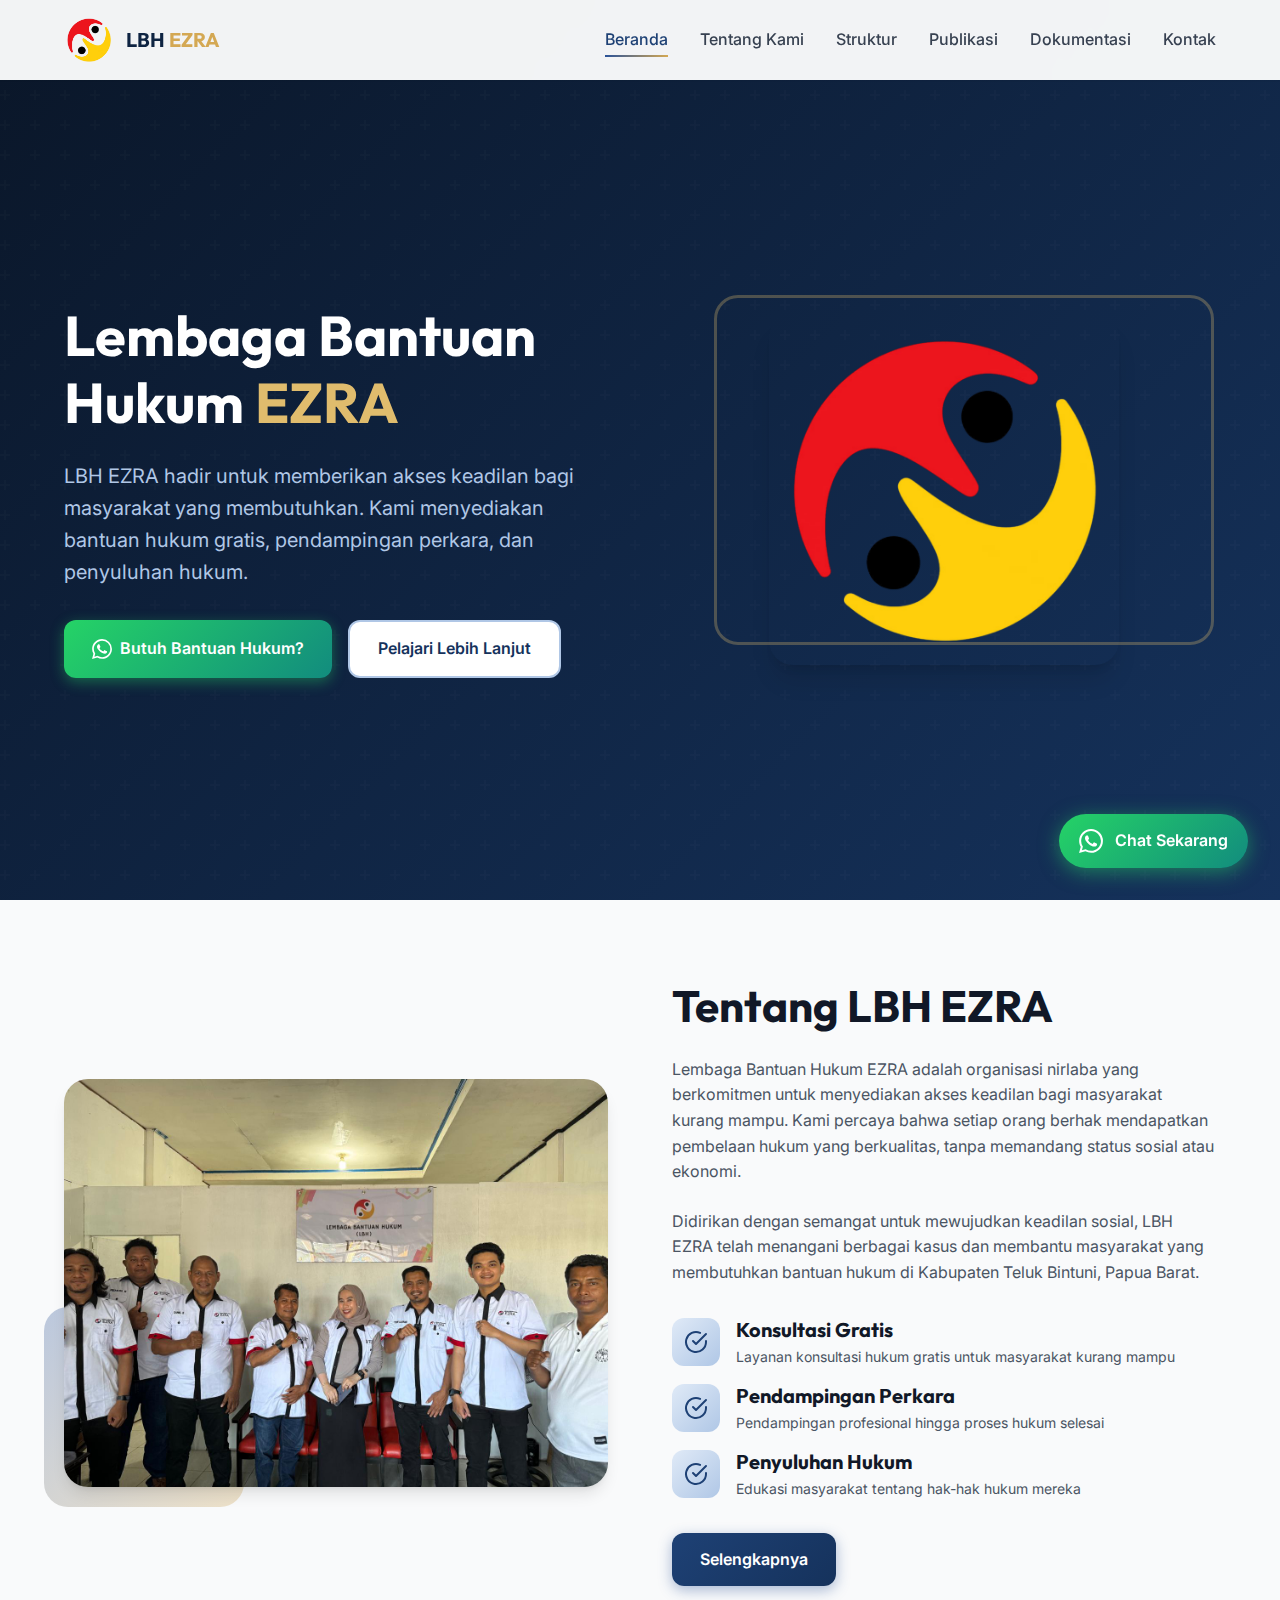
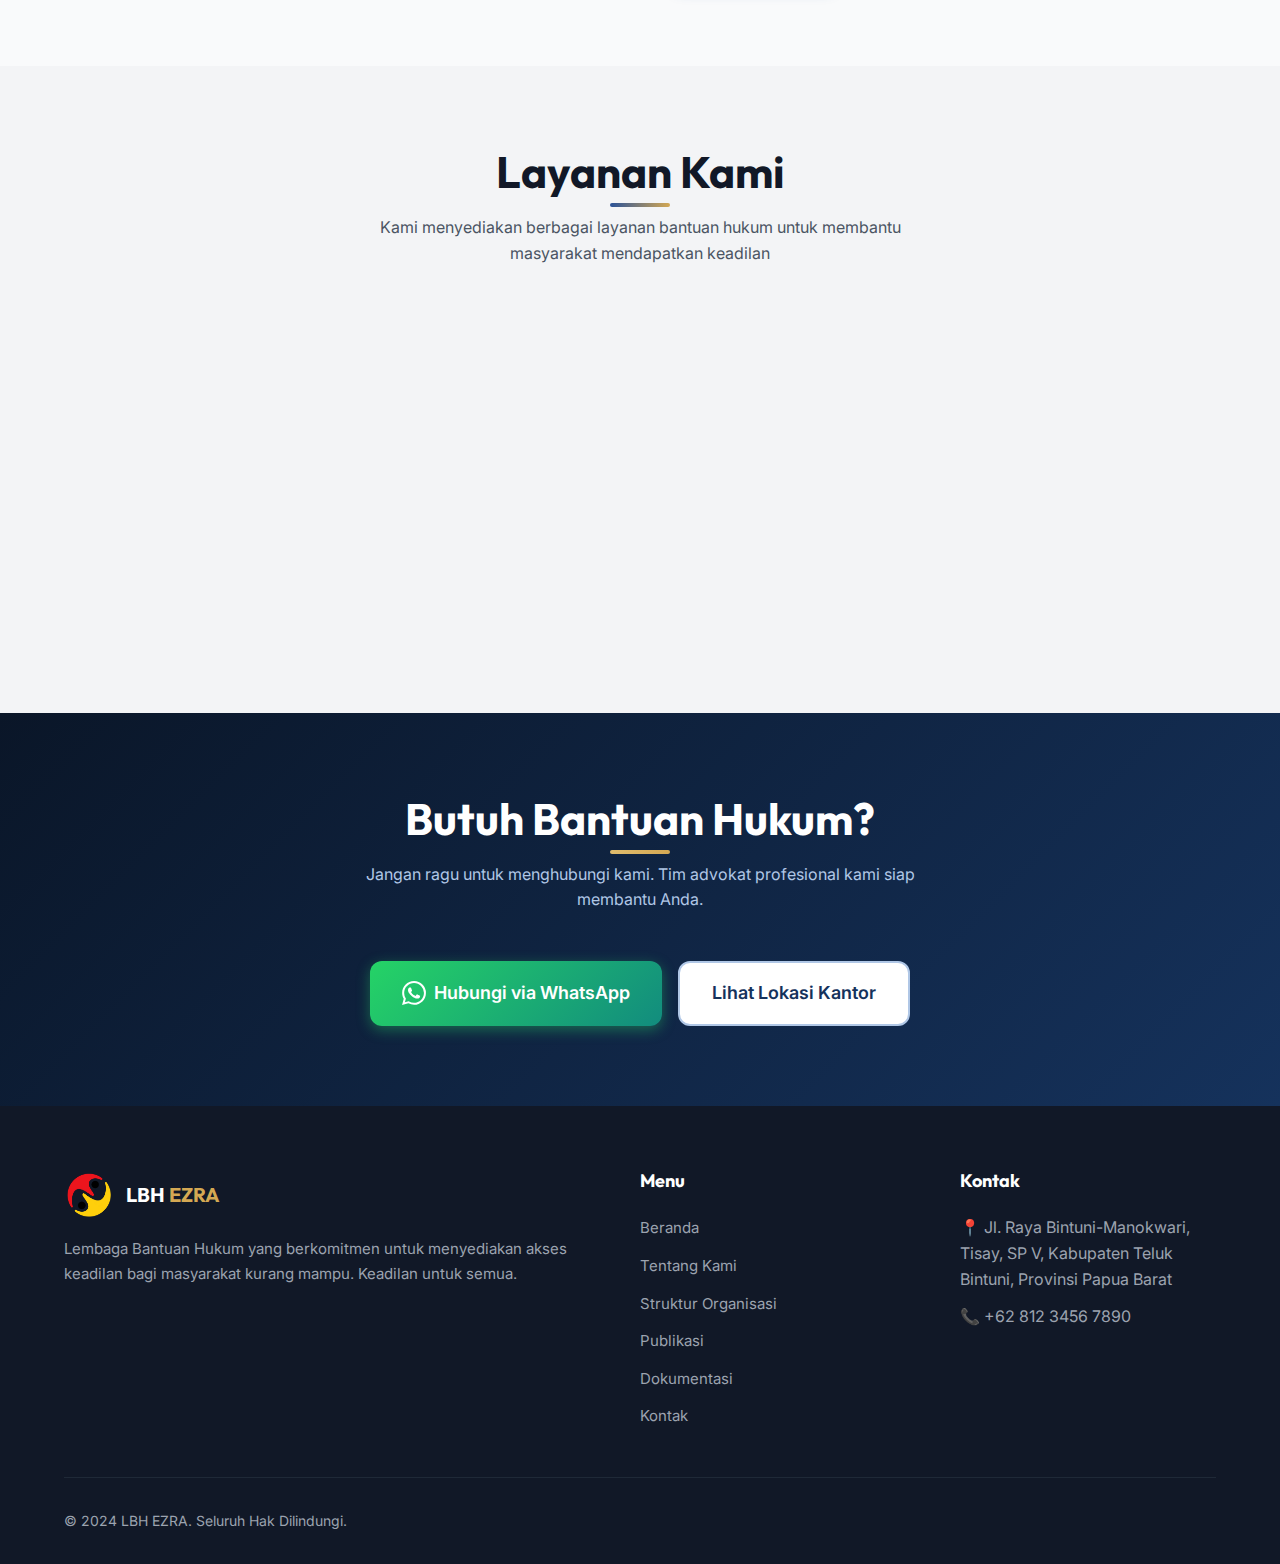
<file: index.html>
<!DOCTYPE html>
<html lang="id">

<head>
  <meta charset="UTF-8">
  <meta name="viewport" content="width=device-width, initial-scale=1.0">
  <meta name="description"
    content="LBH EZRA - Lembaga Bantuan Hukum yang menyediakan akses keadilan bagi masyarakat kurang mampu. Konsultasi hukum gratis dan pendampingan perkara.">
  <meta name="keywords"
    content="LBH, Bantuan Hukum, EZRA, Advokat, Konsultasi Hukum, Akses Keadilan, Teluk Bintuni, Papua Barat">
  <meta name="author" content="LBH EZRA">

  <!-- Open Graph -->
  <meta property="og:title" content="LBH EZRA - Lembaga Bantuan Hukum">
  <meta property="og:description" content="Menyediakan akses keadilan bagi masyarakat kurang mampu">
  <meta property="og:type" content="website">

  <title>LBH EZRA - Lembaga Bantuan Hukum</title>

  <!-- Fonts -->
  <link rel="preconnect" href="https://fonts.googleapis.com">
  <link rel="preconnect" href="https://fonts.gstatic.com" crossorigin>
  <link
    href="https://fonts.googleapis.com/css2?family=Inter:wght@400;500;600;700&family=Outfit:wght@600;700;800&display=swap"
    rel="stylesheet">

  <!-- Styles -->
  <link rel="stylesheet" href="css/style.css">
</head>

<body>
  <!-- Navigation -->
  <nav class="navbar">
    <div class="container">
      <a href="index.html" class="nav-logo">
        <img src="images/logo/logo.png" alt="Logo LBH EZRA">
        <div class="nav-logo-text">LBH <span>EZRA</span></div>
      </a>

      <ul class="nav-menu">
        <li><a href="index.html" class="nav-link active">Beranda</a></li>
        <li><a href="tentang.html" class="nav-link">Tentang Kami</a></li>
        <li><a href="struktur.html" class="nav-link">Struktur</a></li>
        <li><a href="publikasi.html" class="nav-link">Publikasi</a></li>
        <li><a href="dokumentasi.html" class="nav-link">Dokumentasi</a></li>
        <li><a href="kontak.html" class="nav-link">Kontak</a></li>
      </ul>

      <button class="nav-toggle" aria-label="Toggle menu">
        <span></span>
        <span></span>
        <span></span>
      </button>
    </div>
  </nav>

  <!-- Hero Section -->
  <section class="hero">
    <div class="container">
      <div class="hero-content">
        <div class="hero-text">
          <h1>Lembaga Bantuan Hukum <span>EZRA</span></h1>
          <p class="lead">
            LBH EZRA hadir untuk memberikan akses keadilan bagi masyarakat yang membutuhkan.
            Kami menyediakan bantuan hukum gratis, pendampingan perkara, dan penyuluhan hukum.
          </p>
          <div class="hero-buttons">
            <a href="https://wa.me/6281234567890?text=Halo%20LBH%20EZRA,%20saya%20ingin%20berkonsultasi%20mengenai%20masalah%20hukum."
              class="btn btn-whatsapp">
              <svg xmlns="http://www.w3.org/2000/svg" width="20" height="20" viewBox="0 0 24 24" fill="currentColor">
                <path
                  d="M17.472 14.382c-.297-.149-1.758-.867-2.03-.967-.273-.099-.471-.148-.67.15-.197.297-.767.966-.94 1.164-.173.199-.347.223-.644.075-.297-.15-1.255-.463-2.39-1.475-.883-.788-1.48-1.761-1.653-2.059-.173-.297-.018-.458.13-.606.134-.133.298-.347.446-.52.149-.174.198-.298.298-.497.099-.198.05-.371-.025-.52-.075-.149-.669-1.612-.916-2.207-.242-.579-.487-.5-.669-.51-.173-.008-.371-.01-.57-.01-.198 0-.52.074-.792.372-.272.297-1.04 1.016-1.04 2.479 0 1.462 1.065 2.875 1.213 3.074.149.198 2.096 3.2 5.077 4.487.709.306 1.262.489 1.694.625.712.227 1.36.195 1.871.118.571-.085 1.758-.719 2.006-1.413.248-.694.248-1.289.173-1.413-.074-.124-.272-.198-.57-.347m-5.421 7.403h-.004a9.87 9.87 0 01-5.031-1.378l-.361-.214-3.741.982.998-3.648-.235-.374a9.86 9.86 0 01-1.51-5.26c.001-5.45 4.436-9.884 9.888-9.884 2.64 0 5.122 1.03 6.988 2.898a9.825 9.825 0 012.893 6.994c-.003 5.45-4.437 9.884-9.885 9.884m8.413-18.297A11.815 11.815 0 0012.05 0C5.495 0 .16 5.335.157 11.892c0 2.096.547 4.142 1.588 5.945L.057 24l6.305-1.654a11.882 11.882 0 005.683 1.448h.005c6.554 0 11.89-5.335 11.893-11.893a11.821 11.821 0 00-3.48-8.413z" />
              </svg>
              Butuh Bantuan Hukum?
            </a>
            <a href="tentang.html" class="btn btn-secondary">Pelajari Lebih Lanjut</a>
          </div>
        </div>

        <div class="hero-image">
          <div class="hero-image-wrapper">
            <img src="images/logo/logo.png" alt="Logo LBH EZRA" style="max-width: 350px; margin: 0 auto;">
          </div>
        </div>
      </div>
    </div>
  </section>

  <!-- About Preview Section -->
  <section class="section about-section">
    <div class="container">
      <div class="about-grid">
        <div class="about-image">
          <img src="images/about-team.jpg" alt="Tim LBH EZRA">
        </div>
        <div class="about-content">
          <h2>Tentang LBH EZRA</h2>
          <p>
            Lembaga Bantuan Hukum EZRA adalah organisasi nirlaba yang berkomitmen untuk
            menyediakan akses keadilan bagi masyarakat kurang mampu. Kami percaya bahwa
            setiap orang berhak mendapatkan pembelaan hukum yang berkualitas, tanpa
            memandang status sosial atau ekonomi.
          </p>
          <p>
            Didirikan dengan semangat untuk mewujudkan keadilan sosial, LBH EZRA telah
            menangani berbagai kasus dan membantu masyarakat yang membutuhkan
            bantuan hukum di Kabupaten Teluk Bintuni, Papua Barat.
          </p>

          <div class="feature-list">
            <div class="feature-item">
              <div class="feature-icon">
                <svg xmlns="http://www.w3.org/2000/svg" width="24" height="24" viewBox="0 0 24 24" fill="none"
                  stroke="currentColor" stroke-width="2" stroke-linecap="round" stroke-linejoin="round">
                  <path d="M22 11.08V12a10 10 0 1 1-5.93-9.14" />
                  <polyline points="22 4 12 14.01 9 11.01" />
                </svg>
              </div>
              <div class="feature-text">
                <h4>Konsultasi Gratis</h4>
                <p>Layanan konsultasi hukum gratis untuk masyarakat kurang mampu</p>
              </div>
            </div>
            <div class="feature-item">
              <div class="feature-icon">
                <svg xmlns="http://www.w3.org/2000/svg" width="24" height="24" viewBox="0 0 24 24" fill="none"
                  stroke="currentColor" stroke-width="2" stroke-linecap="round" stroke-linejoin="round">
                  <path d="M22 11.08V12a10 10 0 1 1-5.93-9.14" />
                  <polyline points="22 4 12 14.01 9 11.01" />
                </svg>
              </div>
              <div class="feature-text">
                <h4>Pendampingan Perkara</h4>
                <p>Pendampingan profesional hingga proses hukum selesai</p>
              </div>
            </div>
            <div class="feature-item">
              <div class="feature-icon">
                <svg xmlns="http://www.w3.org/2000/svg" width="24" height="24" viewBox="0 0 24 24" fill="none"
                  stroke="currentColor" stroke-width="2" stroke-linecap="round" stroke-linejoin="round">
                  <path d="M22 11.08V12a10 10 0 1 1-5.93-9.14" />
                  <polyline points="22 4 12 14.01 9 11.01" />
                </svg>
              </div>
              <div class="feature-text">
                <h4>Penyuluhan Hukum</h4>
                <p>Edukasi masyarakat tentang hak-hak hukum mereka</p>
              </div>
            </div>
          </div>

          <a href="tentang.html" class="btn btn-primary" style="margin-top: 2rem;">Selengkapnya</a>
        </div>
      </div>
    </div>
  </section>

  <!-- Services Section -->
  <section class="section" style="background: var(--neutral-100);">
    <div class="container">
      <div class="section-header">
        <h2>Layanan Kami</h2>
        <p>Kami menyediakan berbagai layanan bantuan hukum untuk membantu masyarakat mendapatkan keadilan</p>
      </div>

      <div class="cards-grid">
        <div class="card" data-animate>
          <div class="card-icon">
            <svg xmlns="http://www.w3.org/2000/svg" width="32" height="32" viewBox="0 0 24 24" fill="none"
              stroke="currentColor" stroke-width="2" stroke-linecap="round" stroke-linejoin="round">
              <circle cx="12" cy="12" r="10" />
              <path d="M9.09 9a3 3 0 0 1 5.83 1c0 2-3 3-3 3" />
              <line x1="12" y1="17" x2="12.01" y2="17" />
            </svg>
          </div>
          <h3>Konsultasi Hukum</h3>
          <p>Layanan konsultasi gratis untuk berbagai permasalahan hukum, termasuk pidana, perdata, keluarga, dan
            ketenagakerjaan.</p>
        </div>

        <div class="card" data-animate>
          <div class="card-icon">
            <svg xmlns="http://www.w3.org/2000/svg" width="32" height="32" viewBox="0 0 24 24" fill="none"
              stroke="currentColor" stroke-width="2" stroke-linecap="round" stroke-linejoin="round">
              <path d="M14 2H6a2 2 0 0 0-2 2v16a2 2 0 0 0 2 2h12a2 2 0 0 0 2-2V8z" />
              <polyline points="14 2 14 8 20 8" />
              <line x1="16" y1="13" x2="8" y2="13" />
              <line x1="16" y1="17" x2="8" y2="17" />
              <polyline points="10 9 9 9 8 9" />
            </svg>
          </div>
          <h3>Pendampingan Perkara</h3>
          <p>Pendampingan hukum profesional dari tahap penyidikan hingga persidangan di pengadilan.</p>
        </div>

        <div class="card" data-animate>
          <div class="card-icon">
            <svg xmlns="http://www.w3.org/2000/svg" width="32" height="32" viewBox="0 0 24 24" fill="none"
              stroke="currentColor" stroke-width="2" stroke-linecap="round" stroke-linejoin="round">
              <path d="M17 21v-2a4 4 0 0 0-4-4H5a4 4 0 0 0-4 4v2" />
              <circle cx="9" cy="7" r="4" />
              <path d="M23 21v-2a4 4 0 0 0-3-3.87" />
              <path d="M16 3.13a4 4 0 0 1 0 7.75" />
            </svg>
          </div>
          <h3>Penyuluhan Hukum</h3>
          <p>Program edukasi dan sosialisasi hukum untuk meningkatkan kesadaran hukum masyarakat.</p>
        </div>
      </div>
    </div>
  </section>

  <!-- CTA Section -->
  <section class="section contact-section">
    <div class="container">
      <div class="section-header">
        <h2>Butuh Bantuan Hukum?</h2>
        <p>Jangan ragu untuk menghubungi kami. Tim advokat profesional kami siap membantu Anda.</p>
      </div>

      <div style="display: flex; justify-content: center; gap: 1rem; flex-wrap: wrap;">
        <a href="https://wa.me/6281234567890?text=Halo%20LBH%20EZRA,%20saya%20ingin%20berkonsultasi%20mengenai%20masalah%20hukum."
          class="btn btn-whatsapp" style="font-size: 1.125rem; padding: 1rem 2rem;">
          <svg xmlns="http://www.w3.org/2000/svg" width="24" height="24" viewBox="0 0 24 24" fill="currentColor">
            <path
              d="M17.472 14.382c-.297-.149-1.758-.867-2.03-.967-.273-.099-.471-.148-.67.15-.197.297-.767.966-.94 1.164-.173.199-.347.223-.644.075-.297-.15-1.255-.463-2.39-1.475-.883-.788-1.48-1.761-1.653-2.059-.173-.297-.018-.458.13-.606.134-.133.298-.347.446-.52.149-.174.198-.298.298-.497.099-.198.05-.371-.025-.52-.075-.149-.669-1.612-.916-2.207-.242-.579-.487-.5-.669-.51-.173-.008-.371-.01-.57-.01-.198 0-.52.074-.792.372-.272.297-1.04 1.016-1.04 2.479 0 1.462 1.065 2.875 1.213 3.074.149.198 2.096 3.2 5.077 4.487.709.306 1.262.489 1.694.625.712.227 1.36.195 1.871.118.571-.085 1.758-.719 2.006-1.413.248-.694.248-1.289.173-1.413-.074-.124-.272-.198-.57-.347m-5.421 7.403h-.004a9.87 9.87 0 01-5.031-1.378l-.361-.214-3.741.982.998-3.648-.235-.374a9.86 9.86 0 01-1.51-5.26c.001-5.45 4.436-9.884 9.888-9.884 2.64 0 5.122 1.03 6.988 2.898a9.825 9.825 0 012.893 6.994c-.003 5.45-4.437 9.884-9.885 9.884m8.413-18.297A11.815 11.815 0 0012.05 0C5.495 0 .16 5.335.157 11.892c0 2.096.547 4.142 1.588 5.945L.057 24l6.305-1.654a11.882 11.882 0 005.683 1.448h.005c6.554 0 11.89-5.335 11.893-11.893a11.821 11.821 0 00-3.48-8.413z" />
          </svg>
          Hubungi via WhatsApp
        </a>
        <a href="kontak.html" class="btn btn-secondary" style="font-size: 1.125rem; padding: 1rem 2rem;">
          Lihat Lokasi Kantor
        </a>
      </div>
    </div>
  </section>

  <!-- Footer -->
  <footer class="footer">
    <div class="container">
      <div class="footer-grid">
        <div class="footer-brand">
          <a href="index.html" class="nav-logo">
            <img src="images/logo/logo.png" alt="Logo LBH EZRA">
            <div class="nav-logo-text">LBH <span>EZRA</span></div>
          </a>
          <p>
            Lembaga Bantuan Hukum yang berkomitmen untuk menyediakan akses keadilan
            bagi masyarakat kurang mampu. Keadilan untuk semua.
          </p>
        </div>

        <div class="footer-nav">
          <h4 class="footer-title">Menu</h4>
          <ul class="footer-links">
            <li><a href="index.html">Beranda</a></li>
            <li><a href="tentang.html">Tentang Kami</a></li>
            <li><a href="struktur.html">Struktur Organisasi</a></li>
            <li><a href="publikasi.html">Publikasi</a></li>
            <li><a href="dokumentasi.html">Dokumentasi</a></li>
            <li><a href="kontak.html">Kontak</a></li>
          </ul>
        </div>

        <div class="footer-contact">
          <h4 class="footer-title">Kontak</h4>
          <ul class="footer-links">
            <li>📍 Jl. Raya Bintuni-Manokwari, Tisay, SP V, Kabupaten Teluk Bintuni, Provinsi Papua Barat</li>
            <li>📞 +62 812 3456 7890</li>
          </ul>
        </div>
      </div>

      <div class="footer-bottom">
        <p>&copy; 2024 LBH EZRA. Seluruh Hak Dilindungi.</p>
      </div>
    </div>
  </footer>

  <!-- Floating WhatsApp Button -->
  <div class="whatsapp-float">
    <a href="https://wa.me/6281234567890?text=Halo%20LBH%20EZRA,%20saya%20ingin%20berkonsultasi%20mengenai%20masalah%20hukum."
      target="_blank" rel="noopener noreferrer">
      <svg xmlns="http://www.w3.org/2000/svg" viewBox="0 0 24 24" fill="currentColor">
        <path
          d="M17.472 14.382c-.297-.149-1.758-.867-2.03-.967-.273-.099-.471-.148-.67.15-.197.297-.767.966-.94 1.164-.173.199-.347.223-.644.075-.297-.15-1.255-.463-2.39-1.475-.883-.788-1.48-1.761-1.653-2.059-.173-.297-.018-.458.13-.606.134-.133.298-.347.446-.52.149-.174.198-.298.298-.497.099-.198.05-.371-.025-.52-.075-.149-.669-1.612-.916-2.207-.242-.579-.487-.5-.669-.51-.173-.008-.371-.01-.57-.01-.198 0-.52.074-.792.372-.272.297-1.04 1.016-1.04 2.479 0 1.462 1.065 2.875 1.213 3.074.149.198 2.096 3.2 5.077 4.487.709.306 1.262.489 1.694.625.712.227 1.36.195 1.871.118.571-.085 1.758-.719 2.006-1.413.248-.694.248-1.289.173-1.413-.074-.124-.272-.198-.57-.347m-5.421 7.403h-.004a9.87 9.87 0 01-5.031-1.378l-.361-.214-3.741.982.998-3.648-.235-.374a9.86 9.86 0 01-1.51-5.26c.001-5.45 4.436-9.884 9.888-9.884 2.64 0 5.122 1.03 6.988 2.898a9.825 9.825 0 012.893 6.994c-.003 5.45-4.437 9.884-9.885 9.884m8.413-18.297A11.815 11.815 0 0012.05 0C5.495 0 .16 5.335.157 11.892c0 2.096.547 4.142 1.588 5.945L.057 24l6.305-1.654a11.882 11.882 0 005.683 1.448h.005c6.554 0 11.89-5.335 11.893-11.893a11.821 11.821 0 00-3.48-8.413z" />
      </svg>
      <span class="text">Chat Sekarang</span>
    </a>
  </div>

  <!-- Scripts -->
  <script src="js/main.js"></script>
</body>

</html>
</file>
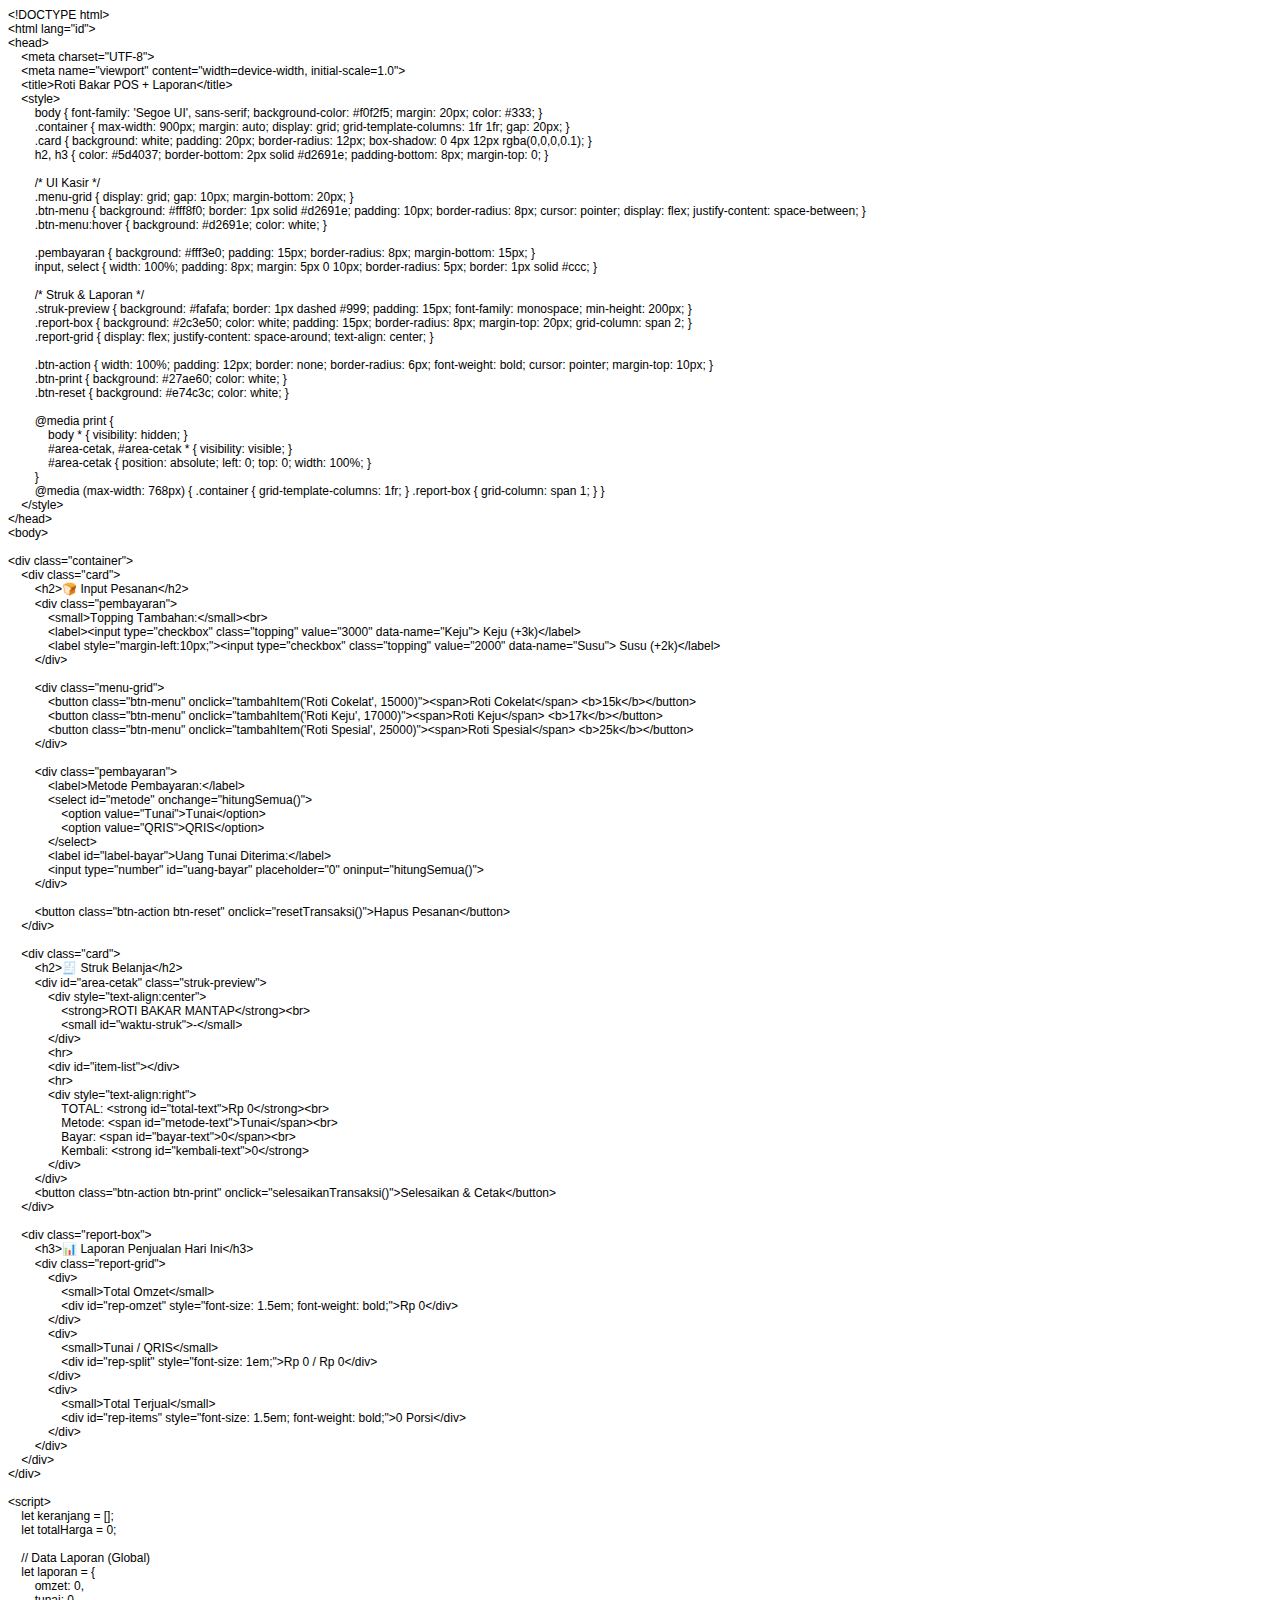
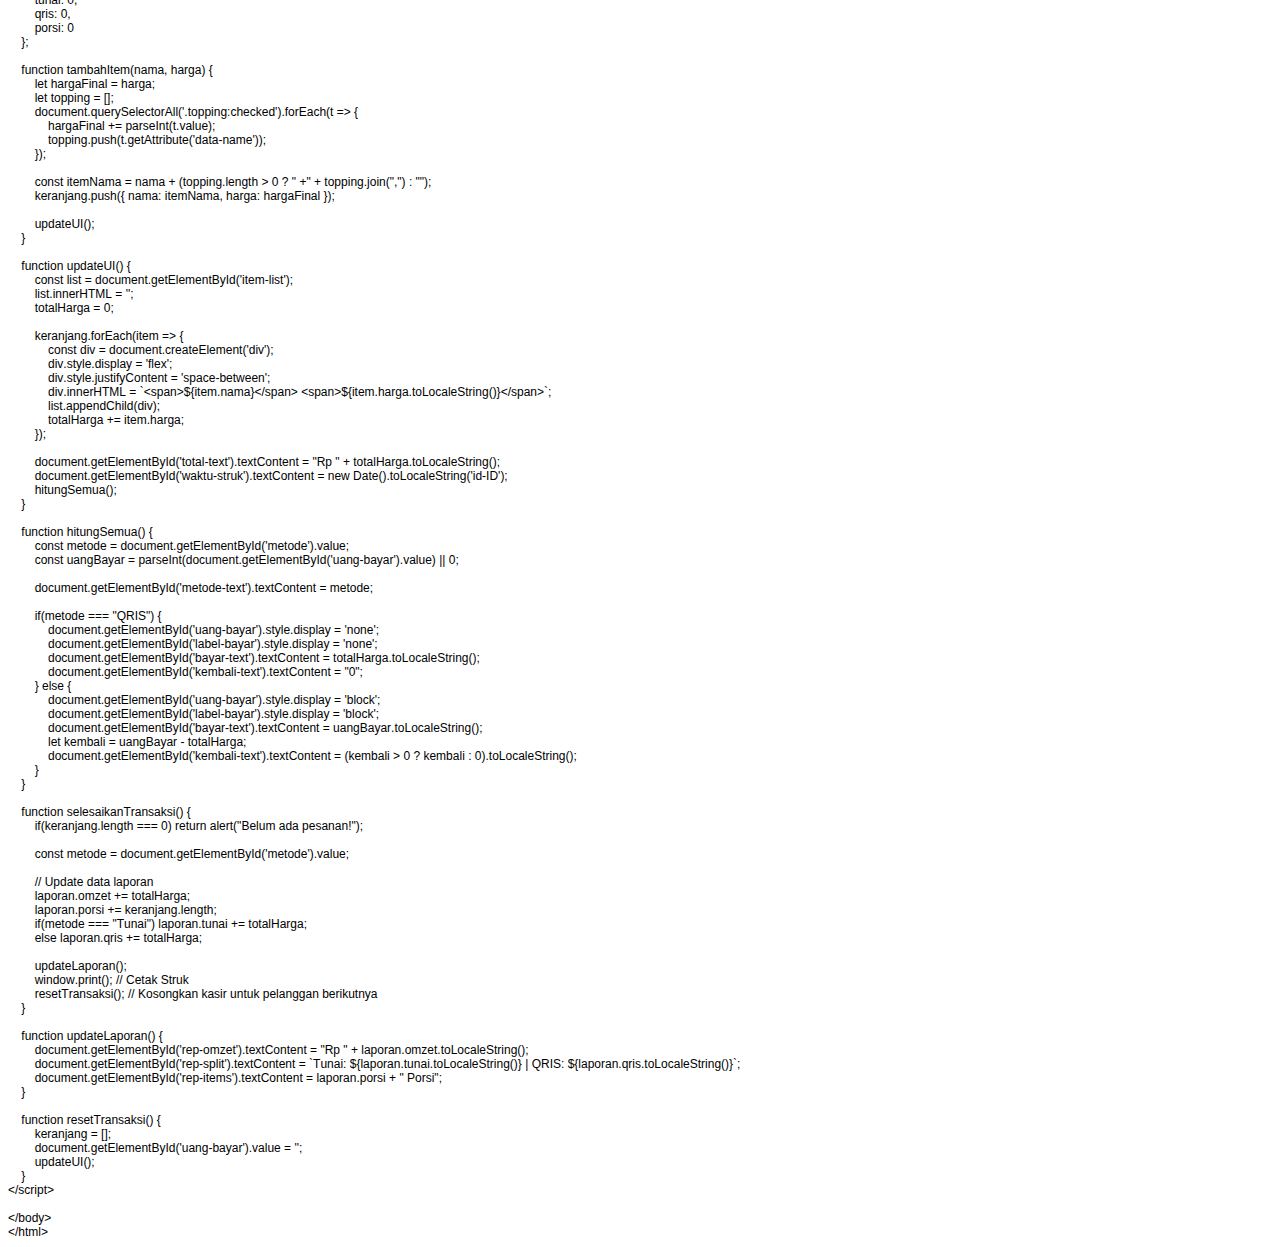
<file: Index.html>
<!DOCTYPE html PUBLIC "-//W3C//DTD HTML 4.01//EN" "http://www.w3.org/TR/html4/strict.dtd">
<html>
<head>
  <meta http-equiv="Content-Type" content="text/html; charset=utf-8">
  <meta http-equiv="Content-Style-Type" content="text/css">
  <title></title>
  <meta name="Generator" content="Cocoa HTML Writer">
  <meta name="CocoaVersion" content="2685.3">
  <style type="text/css">
    p.p1 {margin: 0.0px 0.0px 0.0px 0.0px; font: 12.0px Helvetica; -webkit-text-stroke: #000000}
    p.p2 {margin: 0.0px 0.0px 0.0px 0.0px; font: 12.0px Helvetica; -webkit-text-stroke: #000000; min-height: 14.0px}
    span.s1 {font-kerning: none}
    span.s2 {font: 12.0px 'Apple Color Emoji'; font-kerning: none}
  </style>
</head>
<body>
<p class="p1"><span class="s1">&lt;!DOCTYPE html&gt;</span></p>
<p class="p1"><span class="s1">&lt;html lang="id"&gt;</span></p>
<p class="p1"><span class="s1">&lt;head&gt;</span></p>
<p class="p1"><span class="s1"><span class="Apple-converted-space">    </span>&lt;meta charset="UTF-8"&gt;</span></p>
<p class="p1"><span class="s1"><span class="Apple-converted-space">    </span>&lt;meta name="viewport" content="width=device-width, initial-scale=1.0"&gt;</span></p>
<p class="p1"><span class="s1"><span class="Apple-converted-space">    </span>&lt;title&gt;Roti Bakar POS + Laporan&lt;/title&gt;</span></p>
<p class="p1"><span class="s1"><span class="Apple-converted-space">    </span>&lt;style&gt;</span></p>
<p class="p1"><span class="s1"><span class="Apple-converted-space">        </span>body { font-family: 'Segoe UI', sans-serif; background-color: #f0f2f5; margin: 20px; color: #333; }</span></p>
<p class="p1"><span class="s1"><span class="Apple-converted-space">        </span>.container { max-width: 900px; margin: auto; display: grid; grid-template-columns: 1fr 1fr; gap: 20px; }</span></p>
<p class="p1"><span class="s1"><span class="Apple-converted-space">        </span>.card { background: white; padding: 20px; border-radius: 12px; box-shadow: 0 4px 12px rgba(0,0,0,0.1); }</span></p>
<p class="p1"><span class="s1"><span class="Apple-converted-space">        </span>h2, h3 { color: #5d4037; border-bottom: 2px solid #d2691e; padding-bottom: 8px; margin-top: 0; }</span></p>
<p class="p2"><span class="s1"><span class="Apple-converted-space">        </span></span></p>
<p class="p1"><span class="s1"><span class="Apple-converted-space">        </span>/* UI Kasir */</span></p>
<p class="p1"><span class="s1"><span class="Apple-converted-space">        </span>.menu-grid { display: grid; gap: 10px; margin-bottom: 20px; }</span></p>
<p class="p1"><span class="s1"><span class="Apple-converted-space">        </span>.btn-menu { background: #fff8f0; border: 1px solid #d2691e; padding: 10px; border-radius: 8px; cursor: pointer; display: flex; justify-content: space-between; }</span></p>
<p class="p1"><span class="s1"><span class="Apple-converted-space">        </span>.btn-menu:hover { background: #d2691e; color: white; }</span></p>
<p class="p2"><span class="s1"><span class="Apple-converted-space">        </span></span></p>
<p class="p1"><span class="s1"><span class="Apple-converted-space">        </span>.pembayaran { background: #fff3e0; padding: 15px; border-radius: 8px; margin-bottom: 15px; }</span></p>
<p class="p1"><span class="s1"><span class="Apple-converted-space">        </span>input, select { width: 100%; padding: 8px; margin: 5px 0 10px; border-radius: 5px; border: 1px solid #ccc; }</span></p>
<p class="p2"><span class="s1"></span><br></p>
<p class="p1"><span class="s1"><span class="Apple-converted-space">        </span>/* Struk &amp; Laporan */</span></p>
<p class="p1"><span class="s1"><span class="Apple-converted-space">        </span>.struk-preview { background: #fafafa; border: 1px dashed #999; padding: 15px; font-family: monospace; min-height: 200px; }</span></p>
<p class="p1"><span class="s1"><span class="Apple-converted-space">        </span>.report-box { background: #2c3e50; color: white; padding: 15px; border-radius: 8px; margin-top: 20px; grid-column: span 2; }</span></p>
<p class="p1"><span class="s1"><span class="Apple-converted-space">        </span>.report-grid { display: flex; justify-content: space-around; text-align: center; }</span></p>
<p class="p2"><span class="s1"><span class="Apple-converted-space">        </span></span></p>
<p class="p1"><span class="s1"><span class="Apple-converted-space">        </span>.btn-action { width: 100%; padding: 12px; border: none; border-radius: 6px; font-weight: bold; cursor: pointer; margin-top: 10px; }</span></p>
<p class="p1"><span class="s1"><span class="Apple-converted-space">        </span>.btn-print { background: #27ae60; color: white; }</span></p>
<p class="p1"><span class="s1"><span class="Apple-converted-space">        </span>.btn-reset { background: #e74c3c; color: white; }</span></p>
<p class="p2"><span class="s1"></span><br></p>
<p class="p1"><span class="s1"><span class="Apple-converted-space">        </span>@media print {</span></p>
<p class="p1"><span class="s1"><span class="Apple-converted-space">            </span>body * { visibility: hidden; }</span></p>
<p class="p1"><span class="s1"><span class="Apple-converted-space">            </span>#area-cetak, #area-cetak * { visibility: visible; }</span></p>
<p class="p1"><span class="s1"><span class="Apple-converted-space">            </span>#area-cetak { position: absolute; left: 0; top: 0; width: 100%; }</span></p>
<p class="p1"><span class="s1"><span class="Apple-converted-space">        </span>}</span></p>
<p class="p1"><span class="s1"><span class="Apple-converted-space">        </span>@media (max-width: 768px) { .container { grid-template-columns: 1fr; } .report-box { grid-column: span 1; } }</span></p>
<p class="p1"><span class="s1"><span class="Apple-converted-space">    </span>&lt;/style&gt;</span></p>
<p class="p1"><span class="s1">&lt;/head&gt;</span></p>
<p class="p1"><span class="s1">&lt;body&gt;</span></p>
<p class="p2"><span class="s1"></span><br></p>
<p class="p1"><span class="s1">&lt;div class="container"&gt;</span></p>
<p class="p1"><span class="s1"><span class="Apple-converted-space">    </span>&lt;div class="card"&gt;</span></p>
<p class="p1"><span class="s1"><span class="Apple-converted-space">        </span>&lt;h2&gt;</span><span class="s2">🍞</span><span class="s1"> Input Pesanan&lt;/h2&gt;</span></p>
<p class="p1"><span class="s1"><span class="Apple-converted-space">        </span>&lt;div class="pembayaran"&gt;</span></p>
<p class="p1"><span class="s1"><span class="Apple-converted-space">            </span>&lt;small&gt;Topping Tambahan:&lt;/small&gt;&lt;br&gt;</span></p>
<p class="p1"><span class="s1"><span class="Apple-converted-space">            </span>&lt;label&gt;&lt;input type="checkbox" class="topping" value="3000" data-name="Keju"&gt; Keju (+3k)&lt;/label&gt;</span></p>
<p class="p1"><span class="s1"><span class="Apple-converted-space">            </span>&lt;label style="margin-left:10px;"&gt;&lt;input type="checkbox" class="topping" value="2000" data-name="Susu"&gt; Susu (+2k)&lt;/label&gt;</span></p>
<p class="p1"><span class="s1"><span class="Apple-converted-space">        </span>&lt;/div&gt;</span></p>
<p class="p2"><span class="s1"><span class="Apple-converted-space">        </span></span></p>
<p class="p1"><span class="s1"><span class="Apple-converted-space">        </span>&lt;div class="menu-grid"&gt;</span></p>
<p class="p1"><span class="s1"><span class="Apple-converted-space">            </span>&lt;button class="btn-menu" onclick="tambahItem('Roti Cokelat', 15000)"&gt;&lt;span&gt;Roti Cokelat&lt;/span&gt; &lt;b&gt;15k&lt;/b&gt;&lt;/button&gt;</span></p>
<p class="p1"><span class="s1"><span class="Apple-converted-space">            </span>&lt;button class="btn-menu" onclick="tambahItem('Roti Keju', 17000)"&gt;&lt;span&gt;Roti Keju&lt;/span&gt; &lt;b&gt;17k&lt;/b&gt;&lt;/button&gt;</span></p>
<p class="p1"><span class="s1"><span class="Apple-converted-space">            </span>&lt;button class="btn-menu" onclick="tambahItem('Roti Spesial', 25000)"&gt;&lt;span&gt;Roti Spesial&lt;/span&gt; &lt;b&gt;25k&lt;/b&gt;&lt;/button&gt;</span></p>
<p class="p1"><span class="s1"><span class="Apple-converted-space">        </span>&lt;/div&gt;</span></p>
<p class="p2"><span class="s1"></span><br></p>
<p class="p1"><span class="s1"><span class="Apple-converted-space">        </span>&lt;div class="pembayaran"&gt;</span></p>
<p class="p1"><span class="s1"><span class="Apple-converted-space">            </span>&lt;label&gt;Metode Pembayaran:&lt;/label&gt;</span></p>
<p class="p1"><span class="s1"><span class="Apple-converted-space">            </span>&lt;select id="metode" onchange="hitungSemua()"&gt;</span></p>
<p class="p1"><span class="s1"><span class="Apple-converted-space">                </span>&lt;option value="Tunai"&gt;Tunai&lt;/option&gt;</span></p>
<p class="p1"><span class="s1"><span class="Apple-converted-space">                </span>&lt;option value="QRIS"&gt;QRIS&lt;/option&gt;</span></p>
<p class="p1"><span class="s1"><span class="Apple-converted-space">            </span>&lt;/select&gt;</span></p>
<p class="p1"><span class="s1"><span class="Apple-converted-space">            </span>&lt;label id="label-bayar"&gt;Uang Tunai Diterima:&lt;/label&gt;</span></p>
<p class="p1"><span class="s1"><span class="Apple-converted-space">            </span>&lt;input type="number" id="uang-bayar" placeholder="0" oninput="hitungSemua()"&gt;</span></p>
<p class="p1"><span class="s1"><span class="Apple-converted-space">        </span>&lt;/div&gt;</span></p>
<p class="p2"><span class="s1"><span class="Apple-converted-space">        </span></span></p>
<p class="p1"><span class="s1"><span class="Apple-converted-space">        </span>&lt;button class="btn-action btn-reset" onclick="resetTransaksi()"&gt;Hapus Pesanan&lt;/button&gt;</span></p>
<p class="p1"><span class="s1"><span class="Apple-converted-space">    </span>&lt;/div&gt;</span></p>
<p class="p2"><span class="s1"></span><br></p>
<p class="p1"><span class="s1"><span class="Apple-converted-space">    </span>&lt;div class="card"&gt;</span></p>
<p class="p1"><span class="s1"><span class="Apple-converted-space">        </span>&lt;h2&gt;</span><span class="s2">🧾</span><span class="s1"> Struk Belanja&lt;/h2&gt;</span></p>
<p class="p1"><span class="s1"><span class="Apple-converted-space">        </span>&lt;div id="area-cetak" class="struk-preview"&gt;</span></p>
<p class="p1"><span class="s1"><span class="Apple-converted-space">            </span>&lt;div style="text-align:center"&gt;</span></p>
<p class="p1"><span class="s1"><span class="Apple-converted-space">                </span>&lt;strong&gt;ROTI BAKAR MANTAP&lt;/strong&gt;&lt;br&gt;</span></p>
<p class="p1"><span class="s1"><span class="Apple-converted-space">                </span>&lt;small id="waktu-struk"&gt;-&lt;/small&gt;</span></p>
<p class="p1"><span class="s1"><span class="Apple-converted-space">            </span>&lt;/div&gt;</span></p>
<p class="p1"><span class="s1"><span class="Apple-converted-space">            </span>&lt;hr&gt;</span></p>
<p class="p1"><span class="s1"><span class="Apple-converted-space">            </span>&lt;div id="item-list"&gt;&lt;/div&gt;</span></p>
<p class="p1"><span class="s1"><span class="Apple-converted-space">            </span>&lt;hr&gt;</span></p>
<p class="p1"><span class="s1"><span class="Apple-converted-space">            </span>&lt;div style="text-align:right"&gt;</span></p>
<p class="p1"><span class="s1"><span class="Apple-converted-space">                </span>TOTAL: &lt;strong id="total-text"&gt;Rp 0&lt;/strong&gt;&lt;br&gt;</span></p>
<p class="p1"><span class="s1"><span class="Apple-converted-space">                </span>Metode: &lt;span id="metode-text"&gt;Tunai&lt;/span&gt;&lt;br&gt;</span></p>
<p class="p1"><span class="s1"><span class="Apple-converted-space">                </span>Bayar: &lt;span id="bayar-text"&gt;0&lt;/span&gt;&lt;br&gt;</span></p>
<p class="p1"><span class="s1"><span class="Apple-converted-space">                </span>Kembali: &lt;strong id="kembali-text"&gt;0&lt;/strong&gt;</span></p>
<p class="p1"><span class="s1"><span class="Apple-converted-space">            </span>&lt;/div&gt;</span></p>
<p class="p1"><span class="s1"><span class="Apple-converted-space">        </span>&lt;/div&gt;</span></p>
<p class="p1"><span class="s1"><span class="Apple-converted-space">        </span>&lt;button class="btn-action btn-print" onclick="selesaikanTransaksi()"&gt;Selesaikan &amp; Cetak&lt;/button&gt;</span></p>
<p class="p1"><span class="s1"><span class="Apple-converted-space">    </span>&lt;/div&gt;</span></p>
<p class="p2"><span class="s1"></span><br></p>
<p class="p1"><span class="s1"><span class="Apple-converted-space">    </span>&lt;div class="report-box"&gt;</span></p>
<p class="p1"><span class="s1"><span class="Apple-converted-space">        </span>&lt;h3&gt;</span><span class="s2">📊</span><span class="s1"> Laporan Penjualan Hari Ini&lt;/h3&gt;</span></p>
<p class="p1"><span class="s1"><span class="Apple-converted-space">        </span>&lt;div class="report-grid"&gt;</span></p>
<p class="p1"><span class="s1"><span class="Apple-converted-space">            </span>&lt;div&gt;</span></p>
<p class="p1"><span class="s1"><span class="Apple-converted-space">                </span>&lt;small&gt;Total Omzet&lt;/small&gt;</span></p>
<p class="p1"><span class="s1"><span class="Apple-converted-space">                </span>&lt;div id="rep-omzet" style="font-size: 1.5em; font-weight: bold;"&gt;Rp 0&lt;/div&gt;</span></p>
<p class="p1"><span class="s1"><span class="Apple-converted-space">            </span>&lt;/div&gt;</span></p>
<p class="p1"><span class="s1"><span class="Apple-converted-space">            </span>&lt;div&gt;</span></p>
<p class="p1"><span class="s1"><span class="Apple-converted-space">                </span>&lt;small&gt;Tunai / QRIS&lt;/small&gt;</span></p>
<p class="p1"><span class="s1"><span class="Apple-converted-space">                </span>&lt;div id="rep-split" style="font-size: 1em;"&gt;Rp 0 / Rp 0&lt;/div&gt;</span></p>
<p class="p1"><span class="s1"><span class="Apple-converted-space">            </span>&lt;/div&gt;</span></p>
<p class="p1"><span class="s1"><span class="Apple-converted-space">            </span>&lt;div&gt;</span></p>
<p class="p1"><span class="s1"><span class="Apple-converted-space">                </span>&lt;small&gt;Total Terjual&lt;/small&gt;</span></p>
<p class="p1"><span class="s1"><span class="Apple-converted-space">                </span>&lt;div id="rep-items" style="font-size: 1.5em; font-weight: bold;"&gt;0 Porsi&lt;/div&gt;</span></p>
<p class="p1"><span class="s1"><span class="Apple-converted-space">            </span>&lt;/div&gt;</span></p>
<p class="p1"><span class="s1"><span class="Apple-converted-space">        </span>&lt;/div&gt;</span></p>
<p class="p1"><span class="s1"><span class="Apple-converted-space">    </span>&lt;/div&gt;</span></p>
<p class="p1"><span class="s1">&lt;/div&gt;</span></p>
<p class="p2"><span class="s1"></span><br></p>
<p class="p1"><span class="s1">&lt;script&gt;</span></p>
<p class="p1"><span class="s1"><span class="Apple-converted-space">    </span>let keranjang = [];</span></p>
<p class="p1"><span class="s1"><span class="Apple-converted-space">    </span>let totalHarga = 0;</span></p>
<p class="p2"><span class="s1"><span class="Apple-converted-space">    </span></span></p>
<p class="p1"><span class="s1"><span class="Apple-converted-space">    </span>// Data Laporan (Global)</span></p>
<p class="p1"><span class="s1"><span class="Apple-converted-space">    </span>let laporan = {</span></p>
<p class="p1"><span class="s1"><span class="Apple-converted-space">        </span>omzet: 0,</span></p>
<p class="p1"><span class="s1"><span class="Apple-converted-space">        </span>tunai: 0,</span></p>
<p class="p1"><span class="s1"><span class="Apple-converted-space">        </span>qris: 0,</span></p>
<p class="p1"><span class="s1"><span class="Apple-converted-space">        </span>porsi: 0</span></p>
<p class="p1"><span class="s1"><span class="Apple-converted-space">    </span>};</span></p>
<p class="p2"><span class="s1"></span><br></p>
<p class="p1"><span class="s1"><span class="Apple-converted-space">    </span>function tambahItem(nama, harga) {</span></p>
<p class="p1"><span class="s1"><span class="Apple-converted-space">        </span>let hargaFinal = harga;</span></p>
<p class="p1"><span class="s1"><span class="Apple-converted-space">        </span>let topping = [];</span></p>
<p class="p1"><span class="s1"><span class="Apple-converted-space">        </span>document.querySelectorAll('.topping:checked').forEach(t =&gt; {</span></p>
<p class="p1"><span class="s1"><span class="Apple-converted-space">            </span>hargaFinal += parseInt(t.value);</span></p>
<p class="p1"><span class="s1"><span class="Apple-converted-space">            </span>topping.push(t.getAttribute('data-name'));</span></p>
<p class="p1"><span class="s1"><span class="Apple-converted-space">        </span>});</span></p>
<p class="p2"><span class="s1"></span><br></p>
<p class="p1"><span class="s1"><span class="Apple-converted-space">        </span>const itemNama = nama + (topping.length &gt; 0 ? " +" + topping.join(",") : "");</span></p>
<p class="p1"><span class="s1"><span class="Apple-converted-space">        </span>keranjang.push({ nama: itemNama, harga: hargaFinal });</span></p>
<p class="p2"><span class="s1"><span class="Apple-converted-space">        </span></span></p>
<p class="p1"><span class="s1"><span class="Apple-converted-space">        </span>updateUI();</span></p>
<p class="p1"><span class="s1"><span class="Apple-converted-space">    </span>}</span></p>
<p class="p2"><span class="s1"></span><br></p>
<p class="p1"><span class="s1"><span class="Apple-converted-space">    </span>function updateUI() {</span></p>
<p class="p1"><span class="s1"><span class="Apple-converted-space">        </span>const list = document.getElementById('item-list');</span></p>
<p class="p1"><span class="s1"><span class="Apple-converted-space">        </span>list.innerHTML = '';</span></p>
<p class="p1"><span class="s1"><span class="Apple-converted-space">        </span>totalHarga = 0;</span></p>
<p class="p2"><span class="s1"></span><br></p>
<p class="p1"><span class="s1"><span class="Apple-converted-space">        </span>keranjang.forEach(item =&gt; {</span></p>
<p class="p1"><span class="s1"><span class="Apple-converted-space">            </span>const div = document.createElement('div');</span></p>
<p class="p1"><span class="s1"><span class="Apple-converted-space">            </span>div.style.display = 'flex';</span></p>
<p class="p1"><span class="s1"><span class="Apple-converted-space">            </span>div.style.justifyContent = 'space-between';</span></p>
<p class="p1"><span class="s1"><span class="Apple-converted-space">            </span>div.innerHTML = `&lt;span&gt;${item.nama}&lt;/span&gt; &lt;span&gt;${item.harga.toLocaleString()}&lt;/span&gt;`;</span></p>
<p class="p1"><span class="s1"><span class="Apple-converted-space">            </span>list.appendChild(div);</span></p>
<p class="p1"><span class="s1"><span class="Apple-converted-space">            </span>totalHarga += item.harga;</span></p>
<p class="p1"><span class="s1"><span class="Apple-converted-space">        </span>});</span></p>
<p class="p2"><span class="s1"></span><br></p>
<p class="p1"><span class="s1"><span class="Apple-converted-space">        </span>document.getElementById('total-text').textContent = "Rp " + totalHarga.toLocaleString();</span></p>
<p class="p1"><span class="s1"><span class="Apple-converted-space">        </span>document.getElementById('waktu-struk').textContent = new Date().toLocaleString('id-ID');</span></p>
<p class="p1"><span class="s1"><span class="Apple-converted-space">        </span>hitungSemua();</span></p>
<p class="p1"><span class="s1"><span class="Apple-converted-space">    </span>}</span></p>
<p class="p2"><span class="s1"></span><br></p>
<p class="p1"><span class="s1"><span class="Apple-converted-space">    </span>function hitungSemua() {</span></p>
<p class="p1"><span class="s1"><span class="Apple-converted-space">        </span>const metode = document.getElementById('metode').value;</span></p>
<p class="p1"><span class="s1"><span class="Apple-converted-space">        </span>const uangBayar = parseInt(document.getElementById('uang-bayar').value) || 0;</span></p>
<p class="p2"><span class="s1"><span class="Apple-converted-space">        </span></span></p>
<p class="p1"><span class="s1"><span class="Apple-converted-space">        </span>document.getElementById('metode-text').textContent = metode;</span></p>
<p class="p2"><span class="s1"><span class="Apple-converted-space">        </span></span></p>
<p class="p1"><span class="s1"><span class="Apple-converted-space">        </span>if(metode === "QRIS") {</span></p>
<p class="p1"><span class="s1"><span class="Apple-converted-space">            </span>document.getElementById('uang-bayar').style.display = 'none';</span></p>
<p class="p1"><span class="s1"><span class="Apple-converted-space">            </span>document.getElementById('label-bayar').style.display = 'none';</span></p>
<p class="p1"><span class="s1"><span class="Apple-converted-space">            </span>document.getElementById('bayar-text').textContent = totalHarga.toLocaleString();</span></p>
<p class="p1"><span class="s1"><span class="Apple-converted-space">            </span>document.getElementById('kembali-text').textContent = "0";</span></p>
<p class="p1"><span class="s1"><span class="Apple-converted-space">        </span>} else {</span></p>
<p class="p1"><span class="s1"><span class="Apple-converted-space">            </span>document.getElementById('uang-bayar').style.display = 'block';</span></p>
<p class="p1"><span class="s1"><span class="Apple-converted-space">            </span>document.getElementById('label-bayar').style.display = 'block';</span></p>
<p class="p1"><span class="s1"><span class="Apple-converted-space">            </span>document.getElementById('bayar-text').textContent = uangBayar.toLocaleString();</span></p>
<p class="p1"><span class="s1"><span class="Apple-converted-space">            </span>let kembali = uangBayar - totalHarga;</span></p>
<p class="p1"><span class="s1"><span class="Apple-converted-space">            </span>document.getElementById('kembali-text').textContent = (kembali &gt; 0 ? kembali : 0).toLocaleString();</span></p>
<p class="p1"><span class="s1"><span class="Apple-converted-space">        </span>}</span></p>
<p class="p1"><span class="s1"><span class="Apple-converted-space">    </span>}</span></p>
<p class="p2"><span class="s1"></span><br></p>
<p class="p1"><span class="s1"><span class="Apple-converted-space">    </span>function selesaikanTransaksi() {</span></p>
<p class="p1"><span class="s1"><span class="Apple-converted-space">        </span>if(keranjang.length === 0) return alert("Belum ada pesanan!");</span></p>
<p class="p2"><span class="s1"></span><br></p>
<p class="p1"><span class="s1"><span class="Apple-converted-space">        </span>const metode = document.getElementById('metode').value;</span></p>
<p class="p2"><span class="s1"><span class="Apple-converted-space">        </span></span></p>
<p class="p1"><span class="s1"><span class="Apple-converted-space">        </span>// Update data laporan</span></p>
<p class="p1"><span class="s1"><span class="Apple-converted-space">        </span>laporan.omzet += totalHarga;</span></p>
<p class="p1"><span class="s1"><span class="Apple-converted-space">        </span>laporan.porsi += keranjang.length;</span></p>
<p class="p1"><span class="s1"><span class="Apple-converted-space">        </span>if(metode === "Tunai") laporan.tunai += totalHarga;</span></p>
<p class="p1"><span class="s1"><span class="Apple-converted-space">        </span>else laporan.qris += totalHarga;</span></p>
<p class="p2"><span class="s1"></span><br></p>
<p class="p1"><span class="s1"><span class="Apple-converted-space">        </span>updateLaporan();</span></p>
<p class="p1"><span class="s1"><span class="Apple-converted-space">        </span>window.print(); // Cetak Struk</span></p>
<p class="p1"><span class="s1"><span class="Apple-converted-space">        </span>resetTransaksi(); // Kosongkan kasir untuk pelanggan berikutnya</span></p>
<p class="p1"><span class="s1"><span class="Apple-converted-space">    </span>}</span></p>
<p class="p2"><span class="s1"></span><br></p>
<p class="p1"><span class="s1"><span class="Apple-converted-space">    </span>function updateLaporan() {</span></p>
<p class="p1"><span class="s1"><span class="Apple-converted-space">        </span>document.getElementById('rep-omzet').textContent = "Rp " + laporan.omzet.toLocaleString();</span></p>
<p class="p1"><span class="s1"><span class="Apple-converted-space">        </span>document.getElementById('rep-split').textContent = `Tunai: ${laporan.tunai.toLocaleString()} | QRIS: ${laporan.qris.toLocaleString()}`;</span></p>
<p class="p1"><span class="s1"><span class="Apple-converted-space">        </span>document.getElementById('rep-items').textContent = laporan.porsi + " Porsi";</span></p>
<p class="p1"><span class="s1"><span class="Apple-converted-space">    </span>}</span></p>
<p class="p2"><span class="s1"></span><br></p>
<p class="p1"><span class="s1"><span class="Apple-converted-space">    </span>function resetTransaksi() {</span></p>
<p class="p1"><span class="s1"><span class="Apple-converted-space">        </span>keranjang = [];</span></p>
<p class="p1"><span class="s1"><span class="Apple-converted-space">        </span>document.getElementById('uang-bayar').value = '';</span></p>
<p class="p1"><span class="s1"><span class="Apple-converted-space">        </span>updateUI();</span></p>
<p class="p1"><span class="s1"><span class="Apple-converted-space">    </span>}</span></p>
<p class="p1"><span class="s1">&lt;/script&gt;</span></p>
<p class="p2"><span class="s1"></span><br></p>
<p class="p1"><span class="s1">&lt;/body&gt;</span></p>
<p class="p1"><span class="s1">&lt;/html&gt;</span></p>
</body>
</html>
</file>
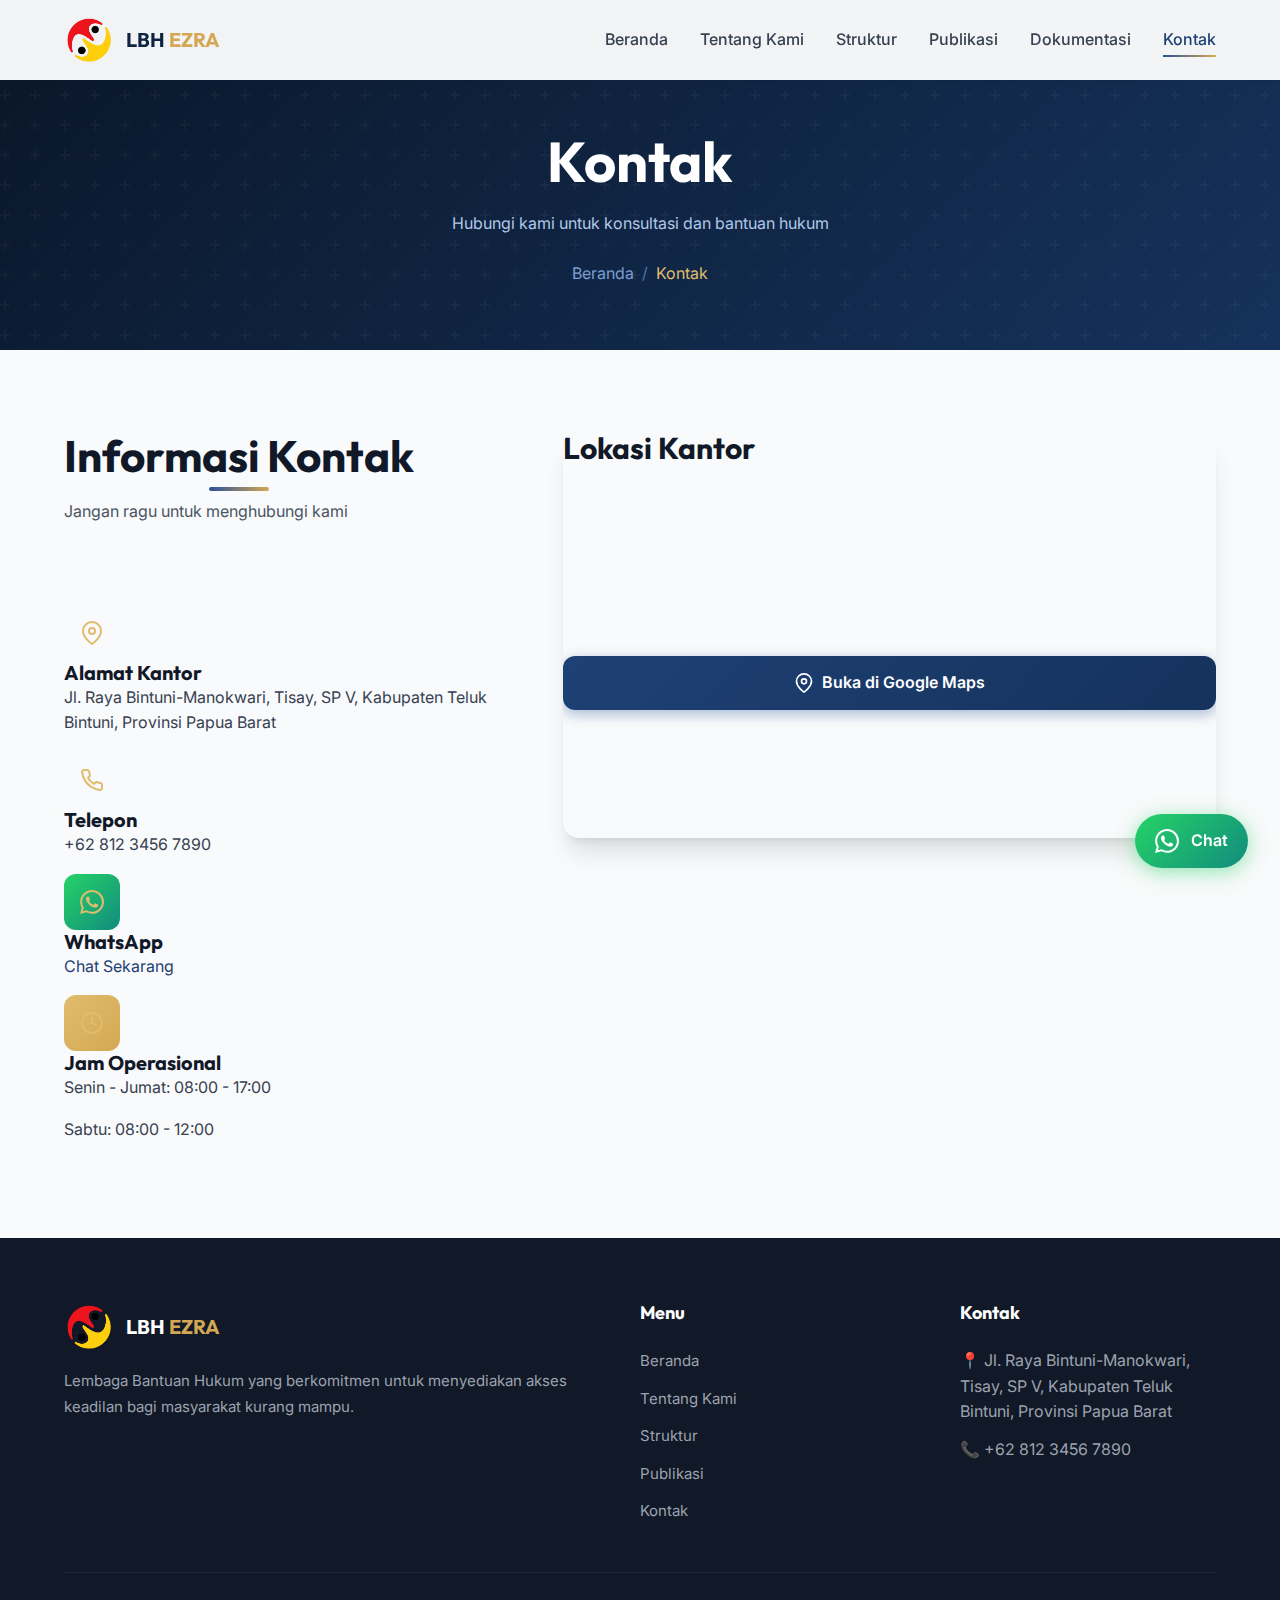
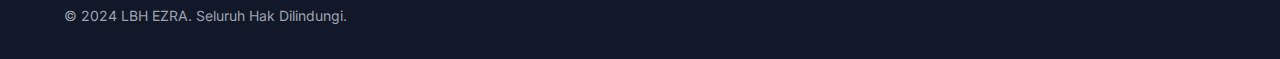
<file: kontak.html>
<!DOCTYPE html>
<html lang="id">

<head>
    <meta charset="UTF-8">
    <meta name="viewport" content="width=device-width, initial-scale=1.0">
    <meta name="description" content="Hubungi LBH EZRA - Alamat, Telepon, dan Lokasi Kantor.">
    <title>Kontak - LBH EZRA</title>
    <link rel="preconnect" href="https://fonts.googleapis.com">
    <link rel="preconnect" href="https://fonts.gstatic.com" crossorigin>
    <link
        href="https://fonts.googleapis.com/css2?family=Inter:wght@400;500;600;700&family=Outfit:wght@600;700;800&display=swap"
        rel="stylesheet">
    <link rel="stylesheet" href="css/style.css">
</head>

<body>
    <nav class="navbar">
        <div class="container">
            <a href="index.html" class="nav-logo">
                <img src="images/logo/logo.png" alt="Logo LBH EZRA">
                <div class="nav-logo-text">LBH <span>EZRA</span></div>
            </a>
            <ul class="nav-menu">
                <li><a href="index.html" class="nav-link">Beranda</a></li>
                <li><a href="tentang.html" class="nav-link">Tentang Kami</a></li>
                <li><a href="struktur.html" class="nav-link">Struktur</a></li>
                <li><a href="publikasi.html" class="nav-link">Publikasi</a></li>
                <li><a href="dokumentasi.html" class="nav-link">Dokumentasi</a></li>
                <li><a href="kontak.html" class="nav-link active">Kontak</a></li>
            </ul>
            <button class="nav-toggle" aria-label="Toggle menu"><span></span><span></span><span></span></button>
        </div>
    </nav>

    <header class="page-header">
        <div class="container">
            <h1>Kontak</h1>
            <p>Hubungi kami untuk konsultasi dan bantuan hukum</p>
            <nav class="breadcrumb"><a href="index.html">Beranda</a><span>/</span><span class="current">Kontak</span>
            </nav>
        </div>
    </header>

    <section class="section">
        <div class="container">
            <div class="contact-grid">
                <div class="contact-info">
                    <div class="section-header" style="text-align: left;">
                        <h2>Informasi Kontak</h2>
                        <p>Jangan ragu untuk menghubungi kami</p>
                    </div>

                    <div class="contact-cards">
                        <div class="contact-card">
                            <div class="contact-icon">
                                <svg xmlns="http://www.w3.org/2000/svg" width="24" height="24" viewBox="0 0 24 24"
                                    fill="none" stroke="currentColor" stroke-width="2">
                                    <path d="M21 10c0 7-9 13-9 13s-9-6-9-13a9 9 0 0 1 18 0z" />
                                    <circle cx="12" cy="10" r="3" />
                                </svg>
                            </div>
                            <div class="contact-details">
                                <h4>Alamat Kantor</h4>
                                <p>Jl. Raya Bintuni-Manokwari, Tisay, SP V, Kabupaten Teluk Bintuni, Provinsi Papua
                                    Barat</p>
                            </div>
                        </div>

                        <div class="contact-card">
                            <div class="contact-icon">
                                <svg xmlns="http://www.w3.org/2000/svg" width="24" height="24" viewBox="0 0 24 24"
                                    fill="none" stroke="currentColor" stroke-width="2">
                                    <path
                                        d="M22 16.92v3a2 2 0 0 1-2.18 2 19.79 19.79 0 0 1-8.63-3.07 19.5 19.5 0 0 1-6-6 19.79 19.79 0 0 1-3.07-8.67A2 2 0 0 1 4.11 2h3a2 2 0 0 1 2 1.72 12.84 12.84 0 0 0 .7 2.81 2 2 0 0 1-.45 2.11L8.09 9.91a16 16 0 0 0 6 6l1.27-1.27a2 2 0 0 1 2.11-.45 12.84 12.84 0 0 0 2.81.7A2 2 0 0 1 22 16.92z" />
                                </svg>
                            </div>
                            <div class="contact-details">
                                <h4>Telepon</h4>
                                <p>+62 812 3456 7890</p>
                            </div>
                        </div>

                        <div class="contact-card">
                            <div class="contact-icon" style="background: linear-gradient(135deg, #25d366, #128c7e);">
                                <svg xmlns="http://www.w3.org/2000/svg" width="24" height="24" viewBox="0 0 24 24"
                                    fill="currentColor">
                                    <path
                                        d="M17.472 14.382c-.297-.149-1.758-.867-2.03-.967-.273-.099-.471-.148-.67.15-.197.297-.767.966-.94 1.164-.173.199-.347.223-.644.075-.297-.15-1.255-.463-2.39-1.475-.883-.788-1.48-1.761-1.653-2.059-.173-.297-.018-.458.13-.606.134-.133.298-.347.446-.52.149-.174.198-.298.298-.497.099-.198.05-.371-.025-.52-.075-.149-.669-1.612-.916-2.207-.242-.579-.487-.5-.669-.51-.173-.008-.371-.01-.57-.01-.198 0-.52.074-.792.372-.272.297-1.04 1.016-1.04 2.479 0 1.462 1.065 2.875 1.213 3.074.149.198 2.096 3.2 5.077 4.487.709.306 1.262.489 1.694.625.712.227 1.36.195 1.871.118.571-.085 1.758-.719 2.006-1.413.248-.694.248-1.289.173-1.413-.074-.124-.272-.198-.57-.347m-5.421 7.403h-.004a9.87 9.87 0 01-5.031-1.378l-.361-.214-3.741.982.998-3.648-.235-.374a9.86 9.86 0 01-1.51-5.26c.001-5.45 4.436-9.884 9.888-9.884 2.64 0 5.122 1.03 6.988 2.898a9.825 9.825 0 012.893 6.994c-.003 5.45-4.437 9.884-9.885 9.884m8.413-18.297A11.815 11.815 0 0012.05 0C5.495 0 .16 5.335.157 11.892c0 2.096.547 4.142 1.588 5.945L.057 24l6.305-1.654a11.882 11.882 0 005.683 1.448h.005c6.554 0 11.89-5.335 11.893-11.893a11.821 11.821 0 00-3.48-8.413z" />
                                </svg>
                            </div>
                            <div class="contact-details">
                                <h4>WhatsApp</h4>
                                <p><a href="https://wa.me/6281234567890" style="color: var(--primary-600);">Chat
                                        Sekarang</a></p>
                            </div>
                        </div>

                        <div class="contact-card">
                            <div class="contact-icon"
                                style="background: linear-gradient(135deg, var(--accent-400), var(--accent-500));">
                                <svg xmlns="http://www.w3.org/2000/svg" width="24" height="24" viewBox="0 0 24 24"
                                    fill="none" stroke="currentColor" stroke-width="2">
                                    <circle cx="12" cy="12" r="10" />
                                    <polyline points="12 6 12 12 16 14" />
                                </svg>
                            </div>
                            <div class="contact-details">
                                <h4>Jam Operasional</h4>
                                <p>Senin - Jumat: 08:00 - 17:00</p>
                                <p>Sabtu: 08:00 - 12:00</p>
                            </div>
                        </div>
                    </div>
                </div>

                <div class="contact-map">
                    <h3 style="margin-bottom: 1rem;">Lokasi Kantor</h3>
                    <div class="map-container">
                        <iframe
                            src="https://www.google.com/maps/embed?pb=!1m18!1m12!1m3!1d3989.697067611366!2d133.5344853749176!3d-2.1089119375668775!2m3!1f0!2f0!3f0!3m2!1i1024!2i768!4f13.1!3m3!1m2!1s0x2d55c16d7ad7ac31%3A0x6f94d7d8bc3f0f0b!2sJl.%20Raya%20Bintuni%20-%20Manokwari%2C%20Papua%20Bar.!5e0!3m2!1sid!2sid!4v1707226800000!5m2!1sid!2sid"
                            width="100%" height="400" style="border:0; border-radius: var(--radius-xl);"
                            allowfullscreen="" loading="lazy" referrerpolicy="no-referrer-when-downgrade">
                        </iframe>
                    </div>
                    <a href="https://maps.app.goo.gl/hB1S6ceRZNPF5Bjw5" target="_blank" class="btn btn-primary"
                        style="margin-top: 1rem; width: 100%;">
                        <svg xmlns="http://www.w3.org/2000/svg" width="20" height="20" viewBox="0 0 24 24" fill="none"
                            stroke="currentColor" stroke-width="2">
                            <path d="M21 10c0 7-9 13-9 13s-9-6-9-13a9 9 0 0 1 18 0z" />
                            <circle cx="12" cy="10" r="3" />
                        </svg>
                        Buka di Google Maps
                    </a>
                </div>
            </div>
        </div>
    </section>

    <footer class="footer">
        <div class="container">
            <div class="footer-grid">
                <div class="footer-brand">
                    <a href="index.html" class="nav-logo">
                        <img src="images/logo/logo.png" alt="Logo LBH EZRA">
                        <div class="nav-logo-text">LBH <span>EZRA</span></div>
                    </a>
                    <p>Lembaga Bantuan Hukum yang berkomitmen untuk menyediakan akses keadilan bagi masyarakat kurang
                        mampu.</p>
                </div>
                <div class="footer-nav">
                    <h4 class="footer-title">Menu</h4>
                    <ul class="footer-links">
                        <li><a href="index.html">Beranda</a></li>
                        <li><a href="tentang.html">Tentang Kami</a></li>
                        <li><a href="struktur.html">Struktur</a></li>
                        <li><a href="publikasi.html">Publikasi</a></li>
                        <li><a href="kontak.html">Kontak</a></li>
                    </ul>
                </div>
                <div class="footer-contact">
                    <h4 class="footer-title">Kontak</h4>
                    <ul class="footer-links">
                        <li>📍 Jl. Raya Bintuni-Manokwari, Tisay, SP V, Kabupaten Teluk Bintuni, Provinsi Papua Barat
                        </li>
                        <li>📞 +62 812 3456 7890</li>
                    </ul>
                </div>
            </div>
            <div class="footer-bottom">
                <p>&copy; 2024 LBH EZRA. Seluruh Hak Dilindungi.</p>
            </div>
        </div>
    </footer>

    <div class="whatsapp-float"><a href="https://wa.me/6281234567890" target="_blank"><svg
                xmlns="http://www.w3.org/2000/svg" viewBox="0 0 24 24" fill="currentColor">
                <path
                    d="M17.472 14.382c-.297-.149-1.758-.867-2.03-.967-.273-.099-.471-.148-.67.15-.197.297-.767.966-.94 1.164-.173.199-.347.223-.644.075-.297-.15-1.255-.463-2.39-1.475-.883-.788-1.48-1.761-1.653-2.059-.173-.297-.018-.458.13-.606.134-.133.298-.347.446-.52.149-.174.198-.298.298-.497.099-.198.05-.371-.025-.52-.075-.149-.669-1.612-.916-2.207-.242-.579-.487-.5-.669-.51-.173-.008-.371-.01-.57-.01-.198 0-.52.074-.792.372-.272.297-1.04 1.016-1.04 2.479 0 1.462 1.065 2.875 1.213 3.074.149.198 2.096 3.2 5.077 4.487.709.306 1.262.489 1.694.625.712.227 1.36.195 1.871.118.571-.085 1.758-.719 2.006-1.413.248-.694.248-1.289.173-1.413-.074-.124-.272-.198-.57-.347m-5.421 7.403h-.004a9.87 9.87 0 01-5.031-1.378l-.361-.214-3.741.982.998-3.648-.235-.374a9.86 9.86 0 01-1.51-5.26c.001-5.45 4.436-9.884 9.888-9.884 2.64 0 5.122 1.03 6.988 2.898a9.825 9.825 0 012.893 6.994c-.003 5.45-4.437 9.884-9.885 9.884m8.413-18.297A11.815 11.815 0 0012.05 0C5.495 0 .16 5.335.157 11.892c0 2.096.547 4.142 1.588 5.945L.057 24l6.305-1.654a11.882 11.882 0 005.683 1.448h.005c6.554 0 11.89-5.335 11.893-11.893a11.821 11.821 0 00-3.48-8.413z" />
            </svg><span class="text">Chat</span></a></div>
    <script src="js/main.js"></script>
</body>

</html>
</file>
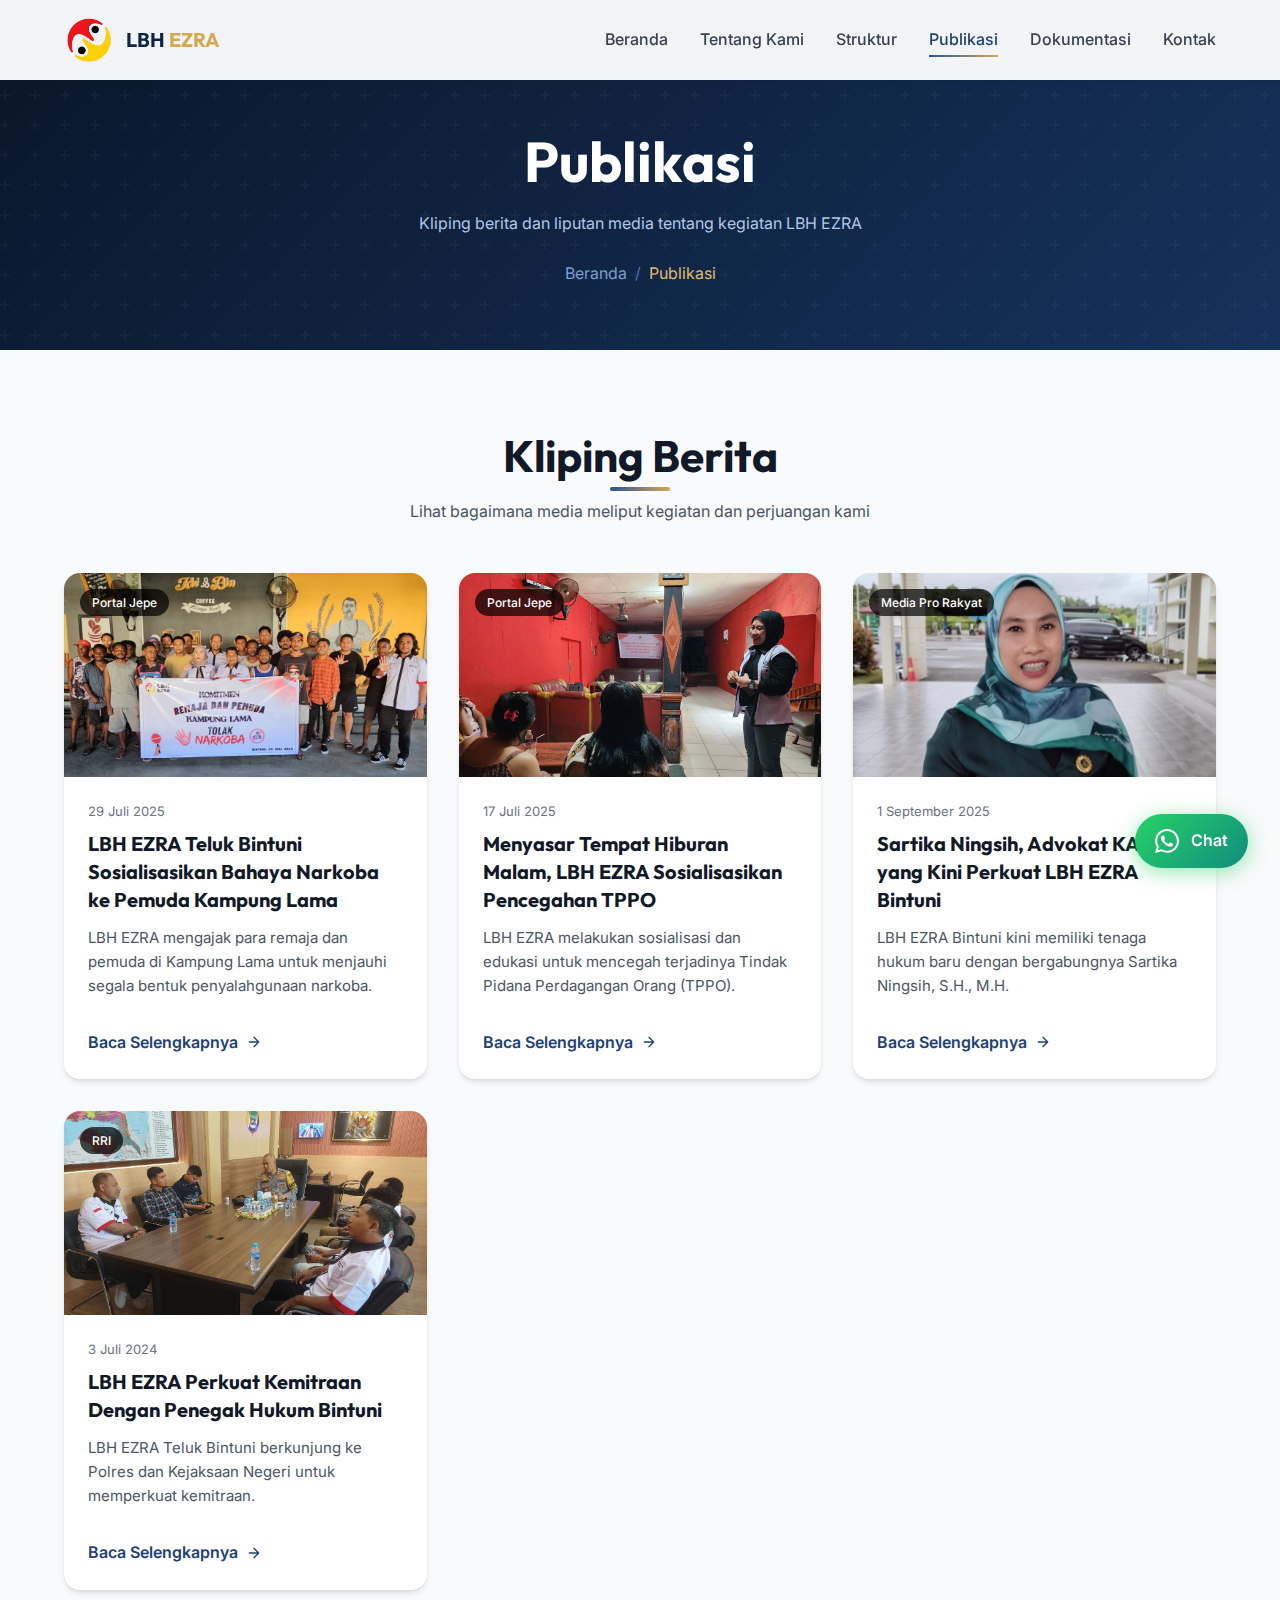
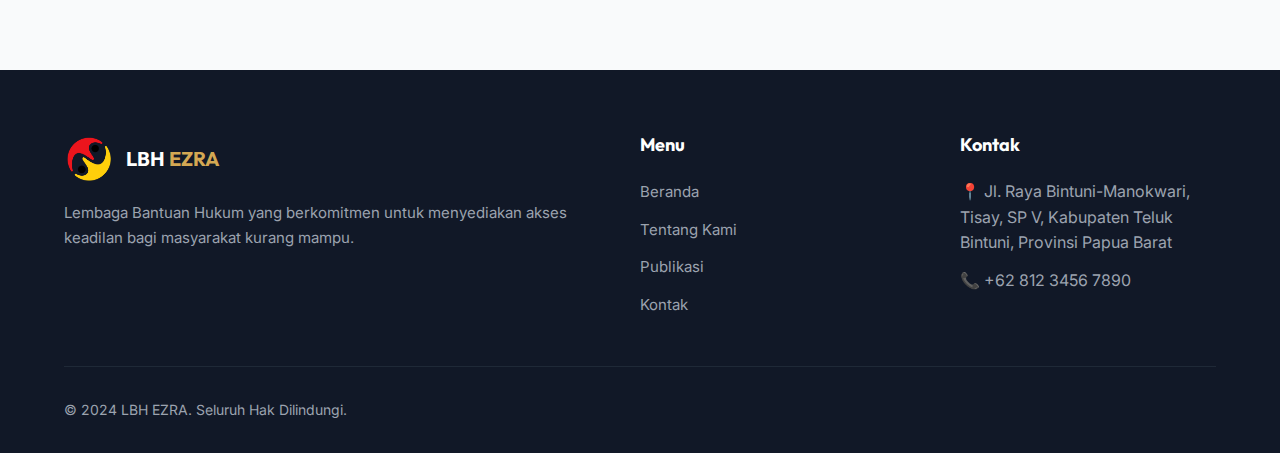
<file: publikasi.html>
<!DOCTYPE html>
<html lang="id">

<head>
    <meta charset="UTF-8">
    <meta name="viewport" content="width=device-width, initial-scale=1.0">
    <meta name="description"
        content="Publikasi dan Kliping Berita LBH EZRA - Liputan media tentang kegiatan dan kasus yang ditangani.">
    <title>Publikasi - LBH EZRA</title>
    <link rel="preconnect" href="https://fonts.googleapis.com">
    <link rel="preconnect" href="https://fonts.gstatic.com" crossorigin>
    <link
        href="https://fonts.googleapis.com/css2?family=Inter:wght@400;500;600;700&family=Outfit:wght@600;700;800&display=swap"
        rel="stylesheet">
    <link rel="stylesheet" href="css/style.css">
</head>

<body>
    <nav class="navbar">
        <div class="container">
            <a href="index.html" class="nav-logo">
                <img src="images/logo/logo.png" alt="Logo LBH EZRA">
                <div class="nav-logo-text">LBH <span>EZRA</span></div>
            </a>
            <ul class="nav-menu">
                <li><a href="index.html" class="nav-link">Beranda</a></li>
                <li><a href="tentang.html" class="nav-link">Tentang Kami</a></li>
                <li><a href="struktur.html" class="nav-link">Struktur</a></li>
                <li><a href="publikasi.html" class="nav-link active">Publikasi</a></li>
                <li><a href="dokumentasi.html" class="nav-link">Dokumentasi</a></li>
                <li><a href="kontak.html" class="nav-link">Kontak</a></li>
            </ul>
            <button class="nav-toggle" aria-label="Toggle menu"><span></span><span></span><span></span></button>
        </div>
    </nav>

    <header class="page-header">
        <div class="container">
            <h1>Publikasi</h1>
            <p>Kliping berita dan liputan media tentang kegiatan LBH EZRA</p>
            <nav class="breadcrumb"><a href="index.html">Beranda</a><span>/</span><span class="current">Publikasi</span>
            </nav>
        </div>
    </header>

    <section class="section">
        <div class="container">
            <div class="section-header">
                <h2>Kliping Berita</h2>
                <p>Lihat bagaimana media meliput kegiatan dan perjuangan kami</p>
            </div>

            <!-- Publications Grid -->
            <div class="publication-grid" id="publication-grid">
                <!-- Content will be loaded by publications.js -->
            </div>
        </div>
    </section>

    <footer class="footer">
        <div class="container">
            <div class="footer-grid">
                <div class="footer-brand">
                    <a href="index.html" class="nav-logo">
                        <img src="images/logo/logo.png" alt="Logo LBH EZRA">
                        <div class="nav-logo-text">LBH <span>EZRA</span></div>
                    </a>
                    <p>Lembaga Bantuan Hukum yang berkomitmen untuk menyediakan akses keadilan bagi masyarakat kurang
                        mampu.</p>
                </div>
                <div class="footer-nav">
                    <h4 class="footer-title">Menu</h4>
                    <ul class="footer-links">
                        <li><a href="index.html">Beranda</a></li>
                        <li><a href="tentang.html">Tentang Kami</a></li>
                        <li><a href="publikasi.html">Publikasi</a></li>
                        <li><a href="kontak.html">Kontak</a></li>
                    </ul>
                </div>
                <div class="footer-contact">
                    <h4 class="footer-title">Kontak</h4>
                    <ul class="footer-links">
                        <li>📍 Jl. Raya Bintuni-Manokwari, Tisay, SP V, Kabupaten Teluk Bintuni, Provinsi Papua Barat
                        </li>
                        <li>📞 +62 812 3456 7890</li>
                    </ul>
                </div>
            </div>
            <div class="footer-bottom">
                <p>&copy; 2024 LBH EZRA. Seluruh Hak Dilindungi.</p>
            </div>
        </div>
    </footer>

    <div class="whatsapp-float"><a href="https://wa.me/6281234567890" target="_blank"><svg
                xmlns="http://www.w3.org/2000/svg" viewBox="0 0 24 24" fill="currentColor">
                <path
                    d="M17.472 14.382c-.297-.149-1.758-.867-2.03-.967-.273-.099-.471-.148-.67.15-.197.297-.767.966-.94 1.164-.173.199-.347.223-.644.075-.297-.15-1.255-.463-2.39-1.475-.883-.788-1.48-1.761-1.653-2.059-.173-.297-.018-.458.13-.606.134-.133.298-.347.446-.52.149-.174.198-.298.298-.497.099-.198.05-.371-.025-.52-.075-.149-.669-1.612-.916-2.207-.242-.579-.487-.5-.669-.51-.173-.008-.371-.01-.57-.01-.198 0-.52.074-.792.372-.272.297-1.04 1.016-1.04 2.479 0 1.462 1.065 2.875 1.213 3.074.149.198 2.096 3.2 5.077 4.487.709.306 1.262.489 1.694.625.712.227 1.36.195 1.871.118.571-.085 1.758-.719 2.006-1.413.248-.694.248-1.289.173-1.413-.074-.124-.272-.198-.57-.347m-5.421 7.403h-.004a9.87 9.87 0 01-5.031-1.378l-.361-.214-3.741.982.998-3.648-.235-.374a9.86 9.86 0 01-1.51-5.26c.001-5.45 4.436-9.884 9.888-9.884 2.64 0 5.122 1.03 6.988 2.898a9.825 9.825 0 012.893 6.994c-.003 5.45-4.437 9.884-9.885 9.884m8.413-18.297A11.815 11.815 0 0012.05 0C5.495 0 .16 5.335.157 11.892c0 2.096.547 4.142 1.588 5.945L.057 24l6.305-1.654a11.882 11.882 0 005.683 1.448h.005c6.554 0 11.89-5.335 11.893-11.893a11.821 11.821 0 00-3.48-8.413z" />
            </svg><span class="text">Chat</span></a></div>
    <script src="js/main.js"></script>
    <script src="js/publications.js"></script>
</body>

</html>
</file>
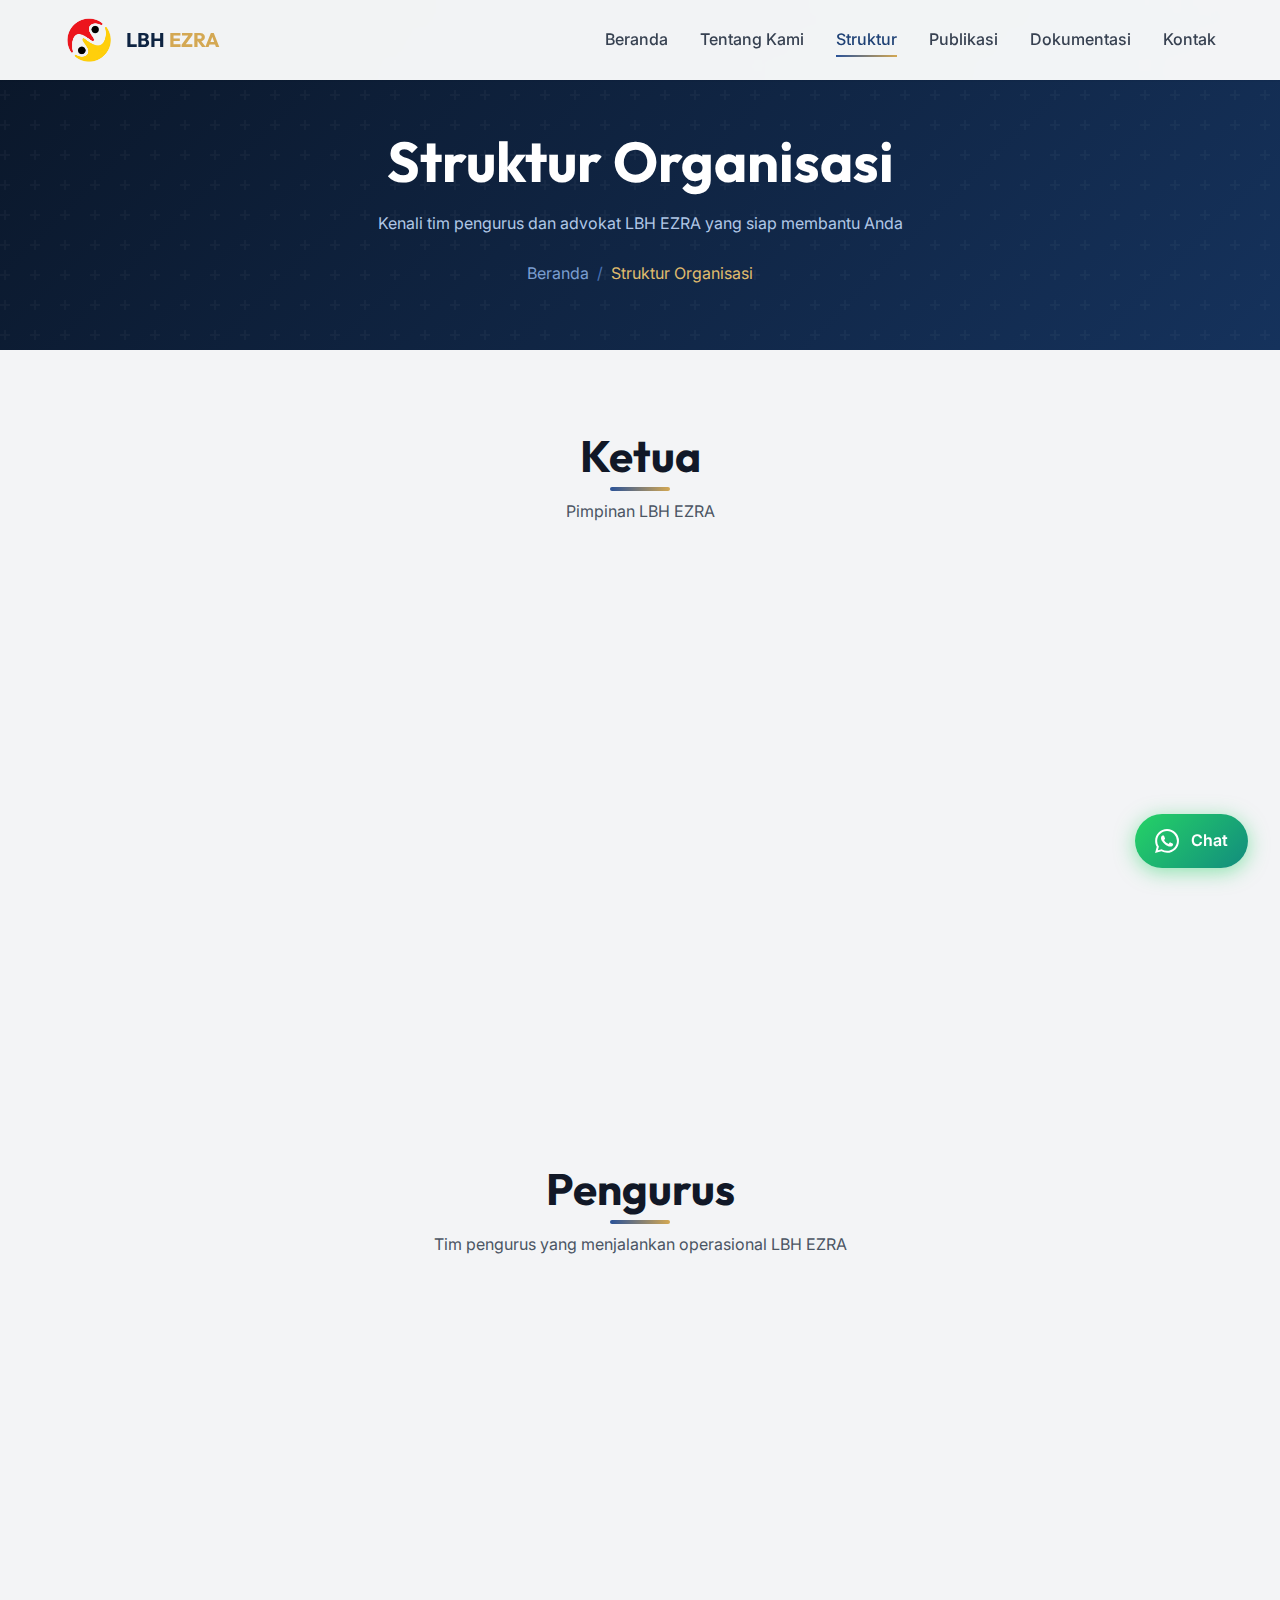
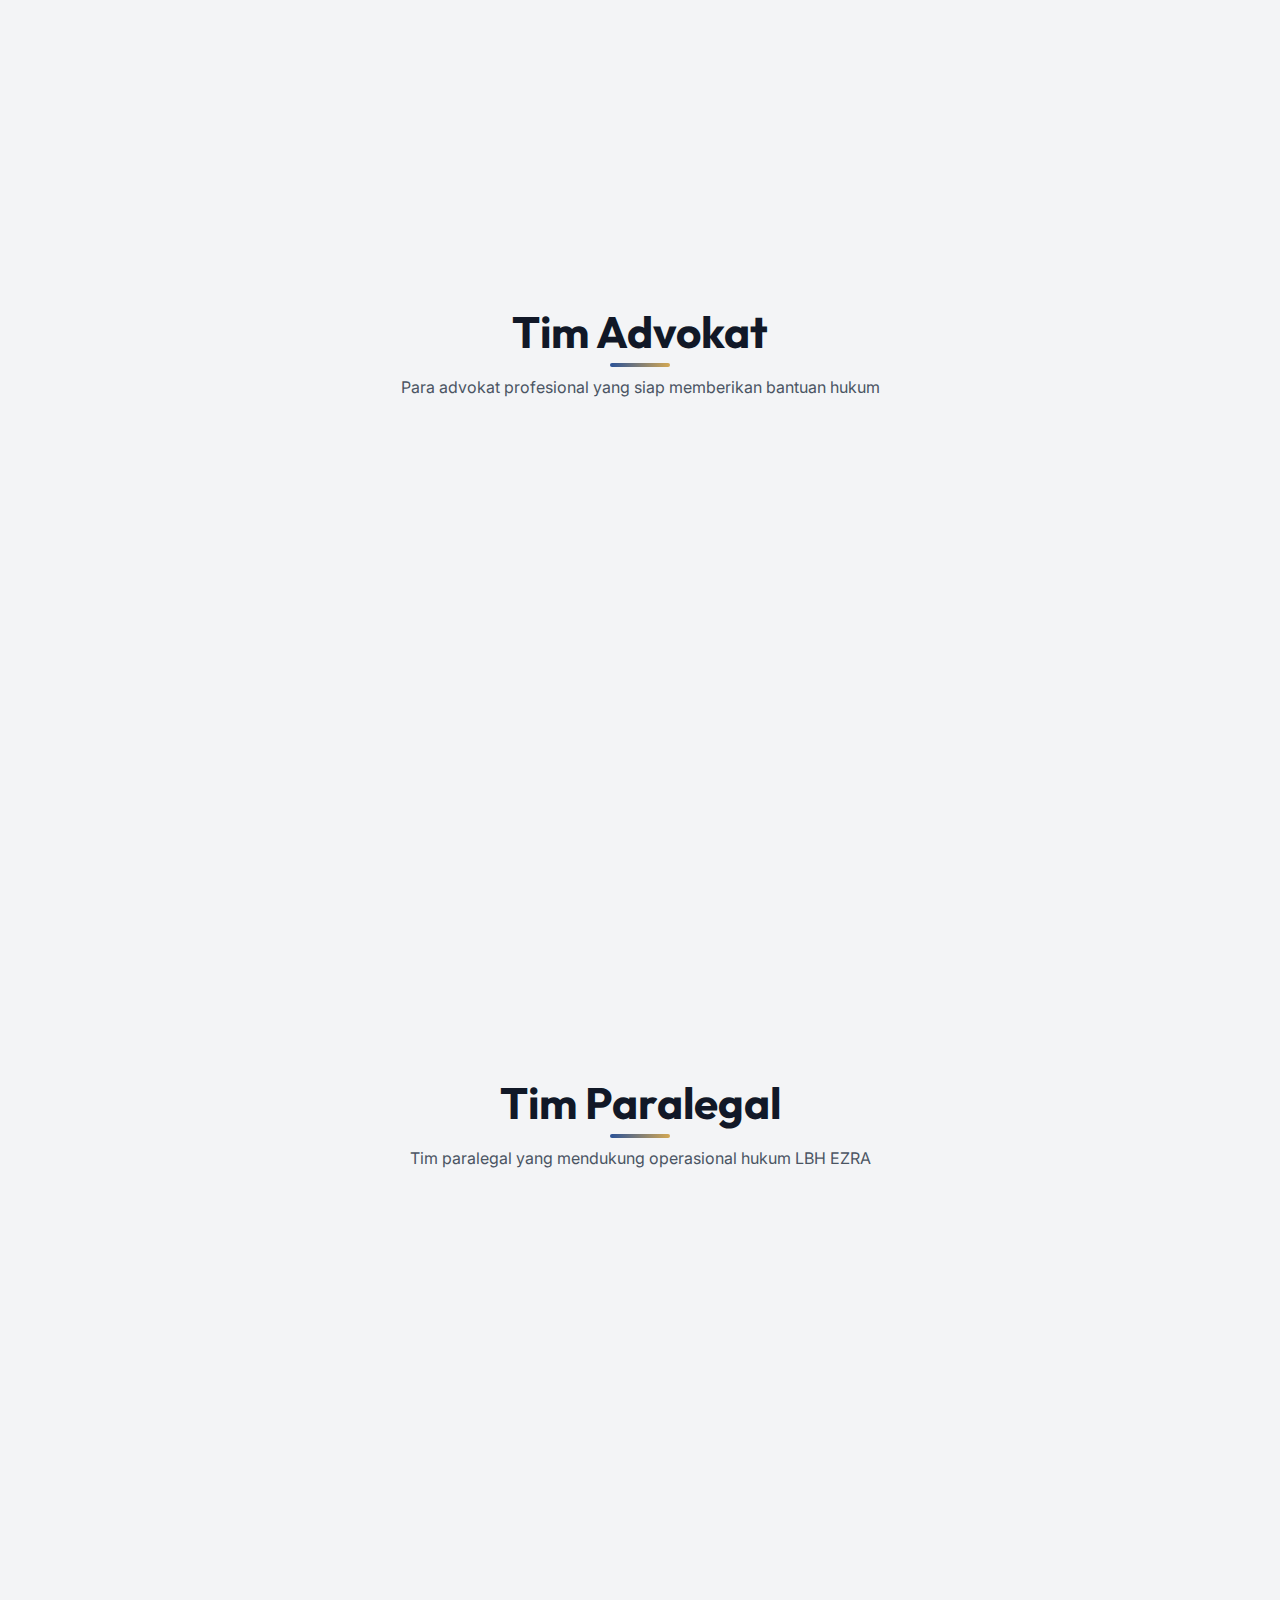
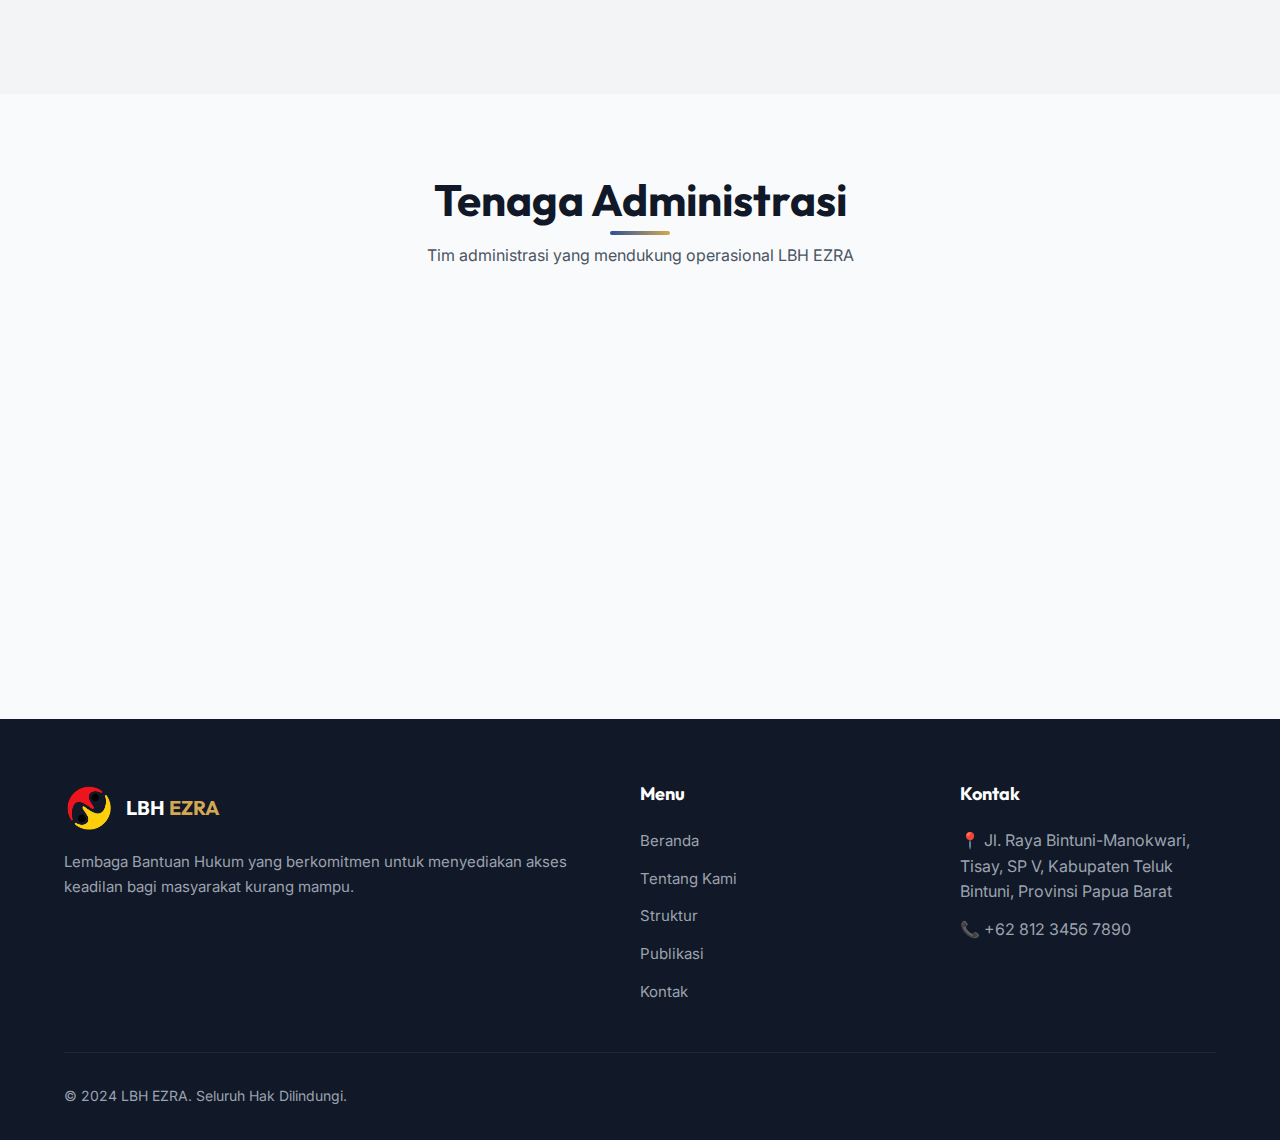
<file: struktur.html>
<!DOCTYPE html>
<html lang="id">

<head>
    <meta charset="UTF-8">
    <meta name="viewport" content="width=device-width, initial-scale=1.0">
    <meta name="description" content="Struktur Organisasi LBH EZRA - Kenali tim pengurus dan advokat kami.">
    <title>Struktur Organisasi - LBH EZRA</title>
    <link rel="preconnect" href="https://fonts.googleapis.com">
    <link rel="preconnect" href="https://fonts.gstatic.com" crossorigin>
    <link
        href="https://fonts.googleapis.com/css2?family=Inter:wght@400;500;600;700&family=Outfit:wght@600;700;800&display=swap"
        rel="stylesheet">
    <link rel="stylesheet" href="css/style.css">
</head>

<body>
    <nav class="navbar">
        <div class="container">
            <a href="index.html" class="nav-logo">
                <img src="images/logo/logo.png" alt="Logo LBH EZRA">
                <div class="nav-logo-text">LBH <span>EZRA</span></div>
            </a>
            <ul class="nav-menu">
                <li><a href="index.html" class="nav-link">Beranda</a></li>
                <li><a href="tentang.html" class="nav-link">Tentang Kami</a></li>
                <li><a href="struktur.html" class="nav-link active">Struktur</a></li>
                <li><a href="publikasi.html" class="nav-link">Publikasi</a></li>
                <li><a href="dokumentasi.html" class="nav-link">Dokumentasi</a></li>
                <li><a href="kontak.html" class="nav-link">Kontak</a></li>
            </ul>
            <button class="nav-toggle" aria-label="Toggle menu"><span></span><span></span><span></span></button>
        </div>
    </nav>

    <header class="page-header">
        <div class="container">
            <h1>Struktur Organisasi</h1>
            <p>Kenali tim pengurus dan advokat LBH EZRA yang siap membantu Anda</p>
            <nav class="breadcrumb"><a href="index.html">Beranda</a><span>/</span><span class="current">Struktur
                    Organisasi</span></nav>
        </div>
    </header>

    <!-- Ketua Section -->
    <section class="section team-section">
        <div class="container">
            <div class="section-header">
                <h2>Ketua</h2>
                <p>Pimpinan LBH EZRA</p>
            </div>
            <div class="org-chart">
                <div class="org-level">
                    <div class="team-card" style="max-width: 300px;">
                        <div class="team-card-image">
                            <img src="images/team/dani.png" alt="Dr. D. Daniel Balubun, S.H., M.H">
                        </div>
                        <div class="team-card-body">
                            <h4>Dr. D. Daniel Balubun, S.H., M.H</h4>
                            <p class="position">Ketua</p>
                        </div>
                    </div>
                </div>
            </div>
        </div>
    </section>

    <!-- Pengurus Section -->
    <section class="section" style="background: var(--neutral-100);">
        <div class="container">
            <div class="section-header">
                <h2>Pengurus</h2>
                <p>Tim pengurus yang menjalankan operasional LBH EZRA</p>
            </div>
            <div class="team-grid" style="max-width: 700px; margin: 0 auto;">
                <div class="team-card">
                    <div class="team-card-image">
                        <img src="images/team/blank.png" alt="Apner Yarolo, S.IP">
                    </div>
                    <div class="team-card-body">
                        <h4>Apner Yarolo, S.IP</h4>
                        <p class="position">Sekretaris</p>
                    </div>
                </div>
                <div class="team-card">
                    <div class="team-card-image">
                        <img src="images/team/marchell.png" alt="Marchello Noya">
                    </div>
                    <div class="team-card-body">
                        <h4>Marchello Noya</h4>
                        <p class="position">Bendahara</p>
                    </div>
                </div>
            </div>
        </div>
    </section>

    <!-- Tim Advokat Section -->
    <section class="section team-section">
        <div class="container">
            <div class="section-header">
                <h2>Tim Advokat</h2>
                <p>Para advokat profesional yang siap memberikan bantuan hukum</p>
            </div>
            <div class="team-grid">
                <div class="team-card">
                    <div class="team-card-image">
                        <img src="images/team/dani.png" alt="Dr. D. Daniel Balubun, S.H., M.H">
                    </div>
                    <div class="team-card-body">
                        <h4>Dr. D. Daniel Balubun, S.H., M.H</h4>
                        <p class="position">Advokat</p>
                    </div>
                </div>
                <div class="team-card">
                    <div class="team-card-image">
                        <img src="images/team/sartika.png" alt="Sartika Ningsih, S.H., M.H">
                    </div>
                    <div class="team-card-body">
                        <h4>Sartika Ningsih, S.H., M.H</h4>
                        <p class="position">Advokat</p>
                    </div>
                </div>
                <div class="team-card">
                    <div class="team-card-image">
                        <img src="images/team/hasim.png" alt="Hasim Suneth, S.H">
                    </div>
                    <div class="team-card-body">
                        <h4>Hasim Suneth, S.H</h4>
                        <p class="position">Advokat</p>
                    </div>
                </div>
            </div>
        </div>
    </section>

    <!-- Tim Paralegal Section -->
    <section class="section" style="background: var(--neutral-100);">
        <div class="container">
            <div class="section-header">
                <h2>Tim Paralegal</h2>
                <p>Tim paralegal yang mendukung operasional hukum LBH EZRA</p>
            </div>
            <div class="team-grid">
                <div class="team-card">
                    <div class="team-card-image">
                        <img src="images/team/ucok.png" alt="Febriandi Pangaribuan, S.H">
                    </div>
                    <div class="team-card-body">
                        <h4>Febriandi Pangaribuan, S.H</h4>
                        <p class="position">Paralegal</p>
                    </div>
                </div>
                <div class="team-card">
                    <div class="team-card-image">
                        <img src="images/team/berdthy.png" alt="J. Berdthy Tahamata, S.H">
                    </div>
                    <div class="team-card-body">
                        <h4>J. Berdthy Tahamata, S.H</h4>
                        <p class="position">Paralegal</p>
                    </div>
                </div>
                <div class="team-card">
                    <div class="team-card-image">
                        <img src="images/team/Ichal.png" alt="Richard Sikteubun, S.Fil">
                    </div>
                    <div class="team-card-body">
                        <h4>Richard Sikteubun, S.Fil</h4>
                        <p class="position">Paralegal</p>
                    </div>
                </div>
                <div class="team-card">
                    <div class="team-card-image">
                        <img src="images/team/blank.png" alt="Fransisco Yassie">
                    </div>
                    <div class="team-card-body">
                        <h4>Fransisco Yassie</h4>
                        <p class="position">Paralegal</p>
                    </div>
                </div>
            </div>
        </div>
    </section>

    <!-- Tenaga Administrasi Section -->
    <section class="section">
        <div class="container">
            <div class="section-header">
                <h2>Tenaga Administrasi</h2>
                <p>Tim administrasi yang mendukung operasional LBH EZRA</p>
            </div>
            <div class="card" style="max-width: 800px; margin: 0 auto;">
                <ul style="list-style: disc; padding-left: 2rem; color: var(--neutral-700); line-height: 2;">
                    <li>Thomas Watimena</li>
                    <li>Paulus Raymon Renyaan</li>
                    <li>Saidi Serang</li>
                    <li>Tantowi</li>
                    <li>Yulianus Rumbino</li>
                    <li>Maria M. Kwando</li>
                    <li>Aria Syahputra</li>
                    <li>Don Bosco Namsa</li>
                </ul>
            </div>
        </div>
    </section>

    <footer class="footer">
        <div class="container">
            <div class="footer-grid">
                <div class="footer-brand">
                    <a href="index.html" class="nav-logo">
                        <img src="images/logo/logo.png" alt="Logo LBH EZRA">
                        <div class="nav-logo-text">LBH <span>EZRA</span></div>
                    </a>
                    <p>Lembaga Bantuan Hukum yang berkomitmen untuk menyediakan akses keadilan bagi masyarakat kurang
                        mampu.</p>
                </div>
                <div class="footer-nav">
                    <h4 class="footer-title">Menu</h4>
                    <ul class="footer-links">
                        <li><a href="index.html">Beranda</a></li>
                        <li><a href="tentang.html">Tentang Kami</a></li>
                        <li><a href="struktur.html">Struktur</a></li>
                        <li><a href="publikasi.html">Publikasi</a></li>
                        <li><a href="kontak.html">Kontak</a></li>
                    </ul>
                </div>
                <div class="footer-contact">
                    <h4 class="footer-title">Kontak</h4>
                    <ul class="footer-links">
                        <li>📍 Jl. Raya Bintuni-Manokwari, Tisay, SP V, Kabupaten Teluk Bintuni, Provinsi Papua Barat
                        </li>
                        <li>📞 +62 812 3456 7890</li>
                    </ul>
                </div>
            </div>
            <div class="footer-bottom">
                <p>&copy; 2024 LBH EZRA. Seluruh Hak Dilindungi.</p>
            </div>
        </div>
    </footer>

    <div class="whatsapp-float"><a href="https://wa.me/6281234567890" target="_blank"><svg
                xmlns="http://www.w3.org/2000/svg" viewBox="0 0 24 24" fill="currentColor">
                <path
                    d="M17.472 14.382c-.297-.149-1.758-.867-2.03-.967-.273-.099-.471-.148-.67.15-.197.297-.767.966-.94 1.164-.173.199-.347.223-.644.075-.297-.15-1.255-.463-2.39-1.475-.883-.788-1.48-1.761-1.653-2.059-.173-.297-.018-.458.13-.606.134-.133.298-.347.446-.52.149-.174.198-.298.298-.497.099-.198.05-.371-.025-.52-.075-.149-.669-1.612-.916-2.207-.242-.579-.487-.5-.669-.51-.173-.008-.371-.01-.57-.01-.198 0-.52.074-.792.372-.272.297-1.04 1.016-1.04 2.479 0 1.462 1.065 2.875 1.213 3.074.149.198 2.096 3.2 5.077 4.487.709.306 1.262.489 1.694.625.712.227 1.36.195 1.871.118.571-.085 1.758-.719 2.006-1.413.248-.694.248-1.289.173-1.413-.074-.124-.272-.198-.57-.347m-5.421 7.403h-.004a9.87 9.87 0 01-5.031-1.378l-.361-.214-3.741.982.998-3.648-.235-.374a9.86 9.86 0 01-1.51-5.26c.001-5.45 4.436-9.884 9.888-9.884 2.64 0 5.122 1.03 6.988 2.898a9.825 9.825 0 012.893 6.994c-.003 5.45-4.437 9.884-9.885 9.884m8.413-18.297A11.815 11.815 0 0012.05 0C5.495 0 .16 5.335.157 11.892c0 2.096.547 4.142 1.588 5.945L.057 24l6.305-1.654a11.882 11.882 0 005.683 1.448h.005c6.554 0 11.89-5.335 11.893-11.893a11.821 11.821 0 00-3.48-8.413z" />
            </svg><span class="text">Chat</span></a></div>
    <script src="js/main.js"></script>
</body>

</html>
</file>
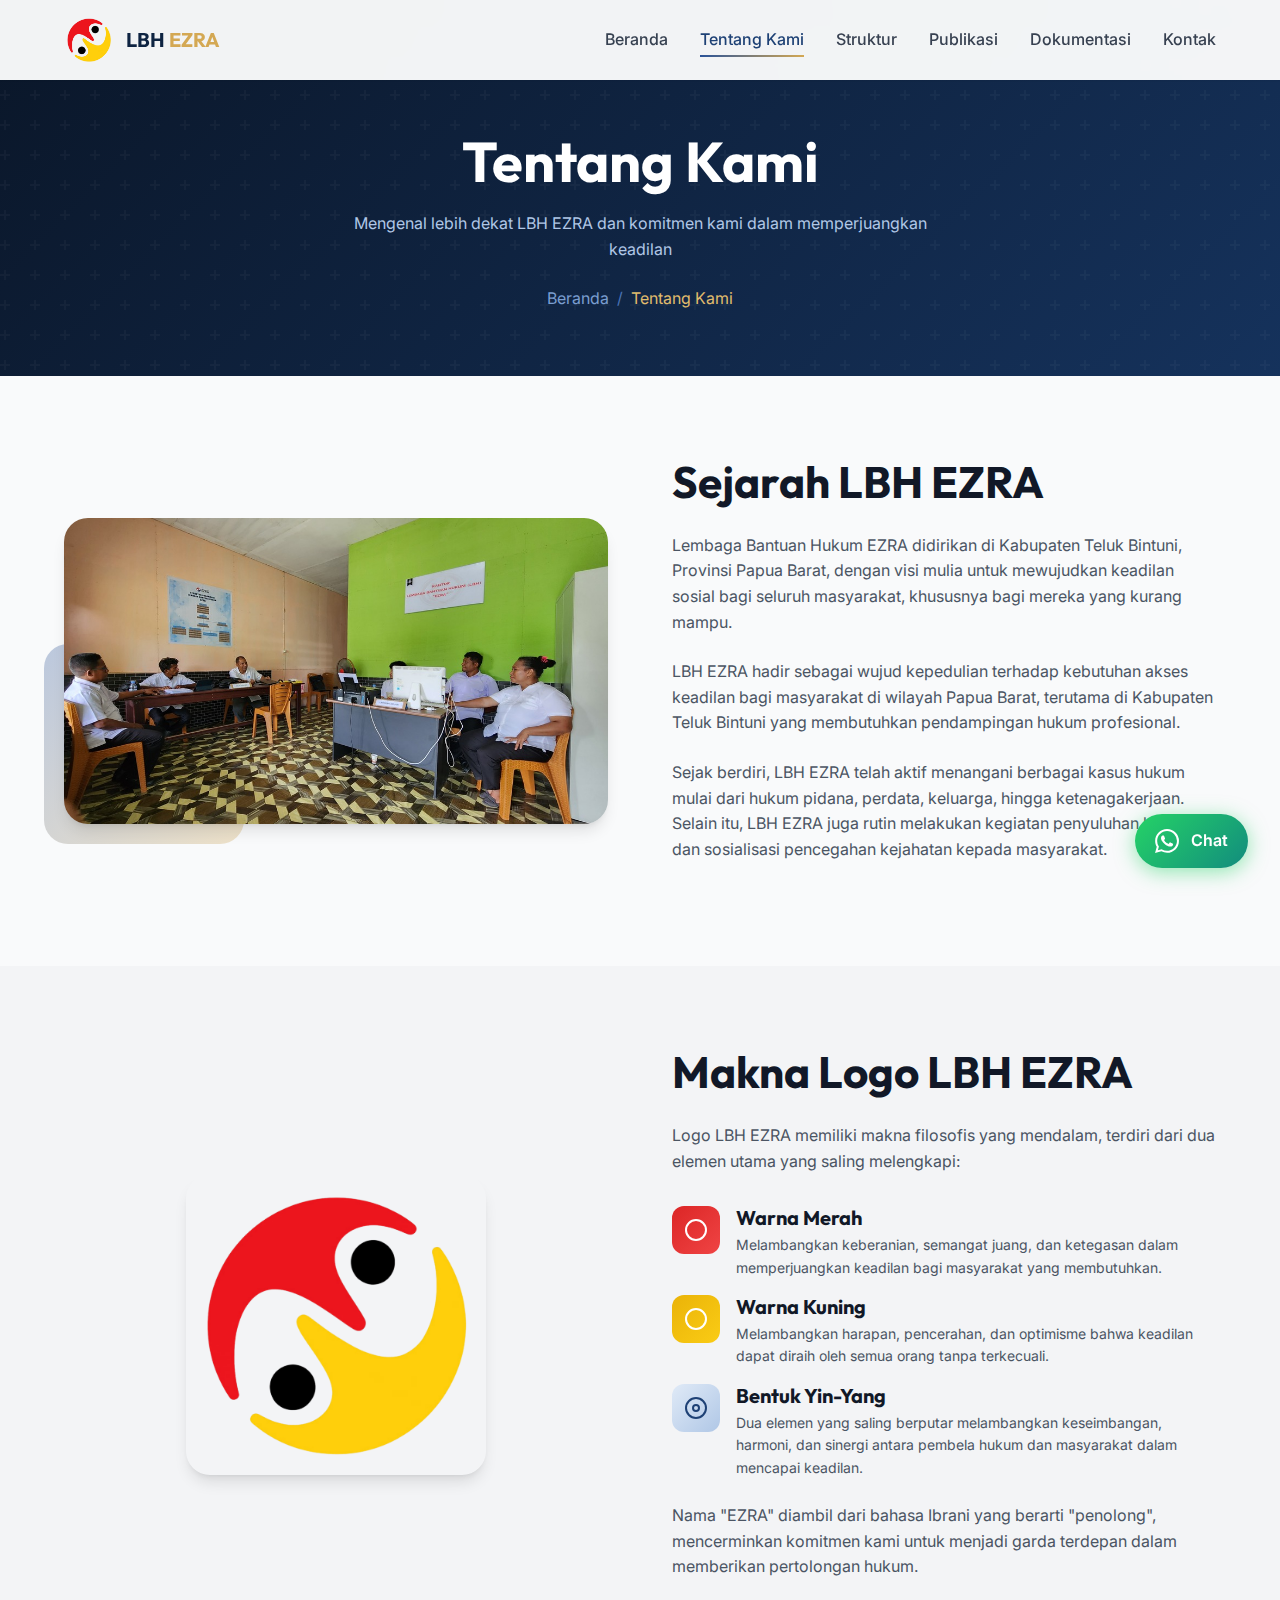
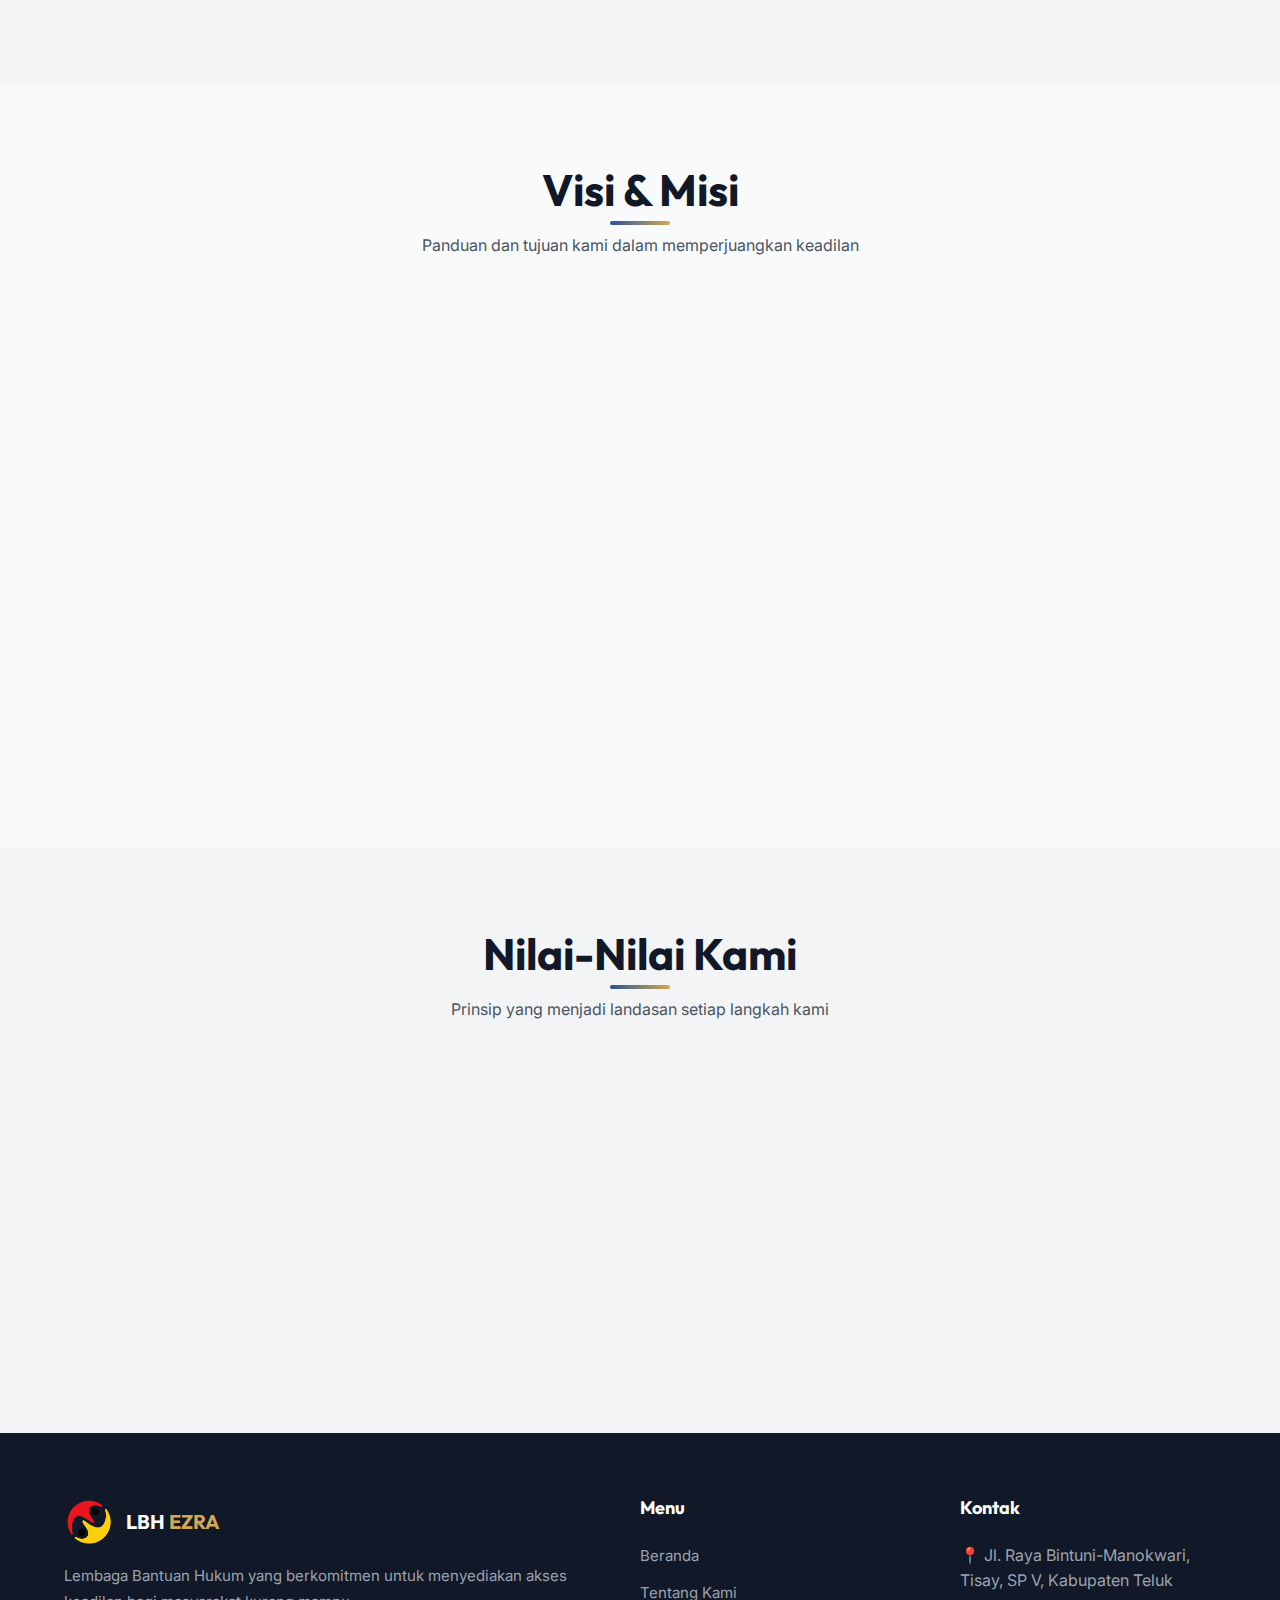
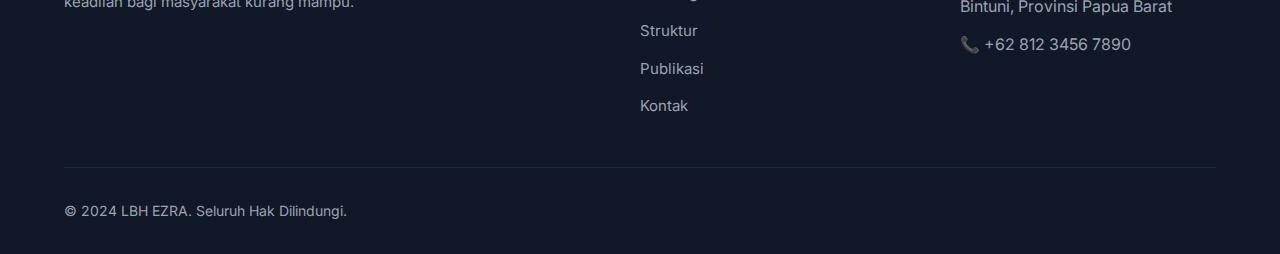
<file: tentang.html>
<!DOCTYPE html>
<html lang="id">

<head>
    <meta charset="UTF-8">
    <meta name="viewport" content="width=device-width, initial-scale=1.0">
    <meta name="description"
        content="Tentang LBH EZRA - Visi, Misi, dan Sejarah Lembaga Bantuan Hukum EZRA Teluk Bintuni.">
    <title>Tentang Kami - LBH EZRA</title>
    <link rel="preconnect" href="https://fonts.googleapis.com">
    <link rel="preconnect" href="https://fonts.gstatic.com" crossorigin>
    <link
        href="https://fonts.googleapis.com/css2?family=Inter:wght@400;500;600;700&family=Outfit:wght@600;700;800&display=swap"
        rel="stylesheet">
    <link rel="stylesheet" href="css/style.css">
</head>

<body>
    <nav class="navbar">
        <div class="container">
            <a href="index.html" class="nav-logo">
                <img src="images/logo/logo.png" alt="Logo LBH EZRA">
                <div class="nav-logo-text">LBH <span>EZRA</span></div>
            </a>
            <ul class="nav-menu">
                <li><a href="index.html" class="nav-link">Beranda</a></li>
                <li><a href="tentang.html" class="nav-link active">Tentang Kami</a></li>
                <li><a href="struktur.html" class="nav-link">Struktur</a></li>
                <li><a href="publikasi.html" class="nav-link">Publikasi</a></li>
                <li><a href="dokumentasi.html" class="nav-link">Dokumentasi</a></li>
                <li><a href="kontak.html" class="nav-link">Kontak</a></li>
            </ul>
            <button class="nav-toggle" aria-label="Toggle menu"><span></span><span></span><span></span></button>
        </div>
    </nav>

    <header class="page-header">
        <div class="container">
            <h1>Tentang Kami</h1>
            <p>Mengenal lebih dekat LBH EZRA dan komitmen kami dalam memperjuangkan keadilan</p>
            <nav class="breadcrumb"><a href="index.html">Beranda</a><span>/</span><span class="current">Tentang
                    Kami</span></nav>
        </div>
    </header>

    <!-- Sejarah Section -->
    <section class="section">
        <div class="container">
            <div class="about-grid">
                <div class="about-image"><img src="images/gallery/kegiatan6.jpg" alt="Kantor LBH EZRA"></div>
                <div class="about-content">
                    <h2>Sejarah LBH EZRA</h2>
                    <p>Lembaga Bantuan Hukum EZRA didirikan di Kabupaten Teluk Bintuni, Provinsi Papua Barat, dengan
                        visi mulia untuk mewujudkan keadilan sosial bagi seluruh masyarakat, khususnya bagi mereka yang
                        kurang mampu.</p>
                    <p>LBH EZRA hadir sebagai wujud kepedulian terhadap kebutuhan akses keadilan bagi masyarakat di
                        wilayah Papua Barat, terutama di Kabupaten Teluk Bintuni yang membutuhkan pendampingan hukum
                        profesional.</p>
                    <p>Sejak berdiri, LBH EZRA telah aktif menangani berbagai kasus hukum mulai dari hukum pidana,
                        perdata, keluarga, hingga ketenagakerjaan. Selain itu, LBH EZRA juga rutin melakukan kegiatan
                        penyuluhan hukum dan sosialisasi pencegahan kejahatan kepada masyarakat.</p>
                </div>
            </div>
        </div>
    </section>

    <!-- Logo Description Section -->
    <section class="section" style="background: var(--neutral-100);">
        <div class="container">
            <div class="about-grid">
                <div class="about-content" style="order: 1;">
                    <h2>Makna Logo LBH EZRA</h2>
                    <p>Logo LBH EZRA memiliki makna filosofis yang mendalam, terdiri dari dua elemen utama yang saling
                        melengkapi:</p>
                    <div class="feature-list">
                        <div class="feature-item">
                            <div class="feature-icon" style="background: linear-gradient(135deg, #dc2626, #ef4444);">
                                <svg xmlns="http://www.w3.org/2000/svg" width="24" height="24" viewBox="0 0 24 24"
                                    fill="none" stroke="white" stroke-width="2" stroke-linecap="round"
                                    stroke-linejoin="round">
                                    <circle cx="12" cy="12" r="10" />
                                </svg>
                            </div>
                            <div class="feature-text">
                                <h4>Warna Merah</h4>
                                <p>Melambangkan keberanian, semangat juang, dan ketegasan dalam memperjuangkan keadilan
                                    bagi masyarakat yang membutuhkan.</p>
                            </div>
                        </div>
                        <div class="feature-item">
                            <div class="feature-icon" style="background: linear-gradient(135deg, #eab308, #facc15);">
                                <svg xmlns="http://www.w3.org/2000/svg" width="24" height="24" viewBox="0 0 24 24"
                                    fill="none" stroke="white" stroke-width="2" stroke-linecap="round"
                                    stroke-linejoin="round">
                                    <circle cx="12" cy="12" r="10" />
                                </svg>
                            </div>
                            <div class="feature-text">
                                <h4>Warna Kuning</h4>
                                <p>Melambangkan harapan, pencerahan, dan optimisme bahwa keadilan dapat diraih oleh
                                    semua orang tanpa terkecuali.</p>
                            </div>
                        </div>
                        <div class="feature-item">
                            <div class="feature-icon">
                                <svg xmlns="http://www.w3.org/2000/svg" width="24" height="24" viewBox="0 0 24 24"
                                    fill="none" stroke="currentColor" stroke-width="2" stroke-linecap="round"
                                    stroke-linejoin="round">
                                    <circle cx="12" cy="12" r="3" />
                                    <circle cx="12" cy="12" r="10" />
                                </svg>
                            </div>
                            <div class="feature-text">
                                <h4>Bentuk Yin-Yang</h4>
                                <p>Dua elemen yang saling berputar melambangkan keseimbangan, harmoni, dan sinergi
                                    antara pembela hukum dan masyarakat dalam mencapai keadilan.</p>
                            </div>
                        </div>
                    </div>
                    <p style="margin-top: 1.5rem;">Nama "EZRA" diambil dari bahasa Ibrani yang berarti "penolong",
                        mencerminkan komitmen kami untuk menjadi garda terdepan dalam memberikan pertolongan hukum.</p>
                </div>
                <div class="about-image" style="order: 0; display: flex; justify-content: center; align-items: center;">
                    <img src="images/logo/logo.png" alt="Logo LBH EZRA" style="max-width: 300px;">
                </div>
            </div>
        </div>
    </section>

    <!-- Visi Misi Section -->
    <section class="section">
        <div class="container">
            <div class="section-header">
                <h2>Visi & Misi</h2>
                <p>Panduan dan tujuan kami dalam memperjuangkan keadilan</p>
            </div>
            <div class="cards-grid" style="max-width: 900px; margin: 0 auto;">
                <div class="card">
                    <div class="card-icon"><svg xmlns="http://www.w3.org/2000/svg" width="32" height="32"
                            viewBox="0 0 24 24" fill="none" stroke="currentColor" stroke-width="2">
                            <circle cx="12" cy="12" r="10" />
                            <line x1="12" y1="8" x2="12" y2="12" />
                            <line x1="12" y1="16" x2="12.01" y2="16" />
                        </svg></div>
                    <h3>Visi</h3>
                    <p>Menjadi lembaga bantuan hukum terdepan yang memberikan akses keadilan bagi seluruh lapisan
                        masyarakat, demi terwujudnya supremasi hukum dan keadilan sosial di Indonesia, khususnya di
                        wilayah Papua Barat.</p>
                </div>
                <div class="card">
                    <div class="card-icon"><svg xmlns="http://www.w3.org/2000/svg" width="32" height="32"
                            viewBox="0 0 24 24" fill="none" stroke="currentColor" stroke-width="2">
                            <polyline points="9 11 12 14 22 4" />
                            <path d="M21 12v7a2 2 0 0 1-2 2H5a2 2 0 0 1-2-2V5a2 2 0 0 1 2-2h11" />
                        </svg></div>
                    <h3>Misi</h3>
                    <ul style="text-align: left; padding-left: 1.25rem; color: var(--neutral-600);">
                        <li>Memberikan bantuan hukum gratis kepada masyarakat kurang mampu</li>
                        <li>Melakukan advokasi kebijakan untuk melindungi hak-hak masyarakat</li>
                        <li>Menyelenggarakan penyuluhan dan pendidikan hukum</li>
                        <li>Memperjuangkan penegakan Hak Asasi Manusia</li>
                        <li>Melakukan sosialisasi pencegahan tindak pidana seperti TPPO dan narkoba</li>
                    </ul>
                </div>
            </div>
        </div>
    </section>

    <!-- Nilai-nilai Section -->
    <section class="section" style="background: var(--neutral-100);">
        <div class="container">
            <div class="section-header">
                <h2>Nilai-Nilai Kami</h2>
                <p>Prinsip yang menjadi landasan setiap langkah kami</p>
            </div>
            <div class="cards-grid">
                <div class="card">
                    <div class="card-icon"
                        style="background: linear-gradient(135deg, var(--accent-400), var(--accent-500));"><svg
                            xmlns="http://www.w3.org/2000/svg" width="32" height="32" viewBox="0 0 24 24" fill="none"
                            stroke="currentColor" stroke-width="2">
                            <path d="M12 22s8-4 8-10V5l-8-3-8 3v7c0 6 8 10 8 10z" />
                        </svg></div>
                    <h3>Integritas</h3>
                    <p>Menjunjung tinggi kejujuran dan etika profesi dalam setiap tindakan.</p>
                </div>
                <div class="card">
                    <div class="card-icon" style="background: linear-gradient(135deg, #10b981, #059669);"><svg
                            xmlns="http://www.w3.org/2000/svg" width="32" height="32" viewBox="0 0 24 24" fill="none"
                            stroke="currentColor" stroke-width="2">
                            <path d="M17 21v-2a4 4 0 0 0-4-4H5a4 4 0 0 0-4 4v2" />
                            <circle cx="9" cy="7" r="4" />
                        </svg></div>
                    <h3>Kesetaraan</h3>
                    <p>Melayani semua orang tanpa membedakan suku, agama, ras, atau status sosial.</p>
                </div>
                <div class="card">
                    <div class="card-icon" style="background: linear-gradient(135deg, #8b5cf6, #7c3aed);"><svg
                            xmlns="http://www.w3.org/2000/svg" width="32" height="32" viewBox="0 0 24 24" fill="none"
                            stroke="currentColor" stroke-width="2">
                            <path
                                d="M20.84 4.61a5.5 5.5 0 0 0-7.78 0L12 5.67l-1.06-1.06a5.5 5.5 0 0 0-7.78 7.78l1.06 1.06L12 21.23l7.78-7.78 1.06-1.06a5.5 5.5 0 0 0 0-7.78z" />
                        </svg></div>
                    <h3>Empati</h3>
                    <p>Memahami penderitaan klien sebagai motivasi memberikan pelayanan terbaik.</p>
                </div>
            </div>
        </div>
    </section>

    <footer class="footer">
        <div class="container">
            <div class="footer-grid">
                <div class="footer-brand">
                    <a href="index.html" class="nav-logo">
                        <img src="images/logo/logo.png" alt="Logo LBH EZRA">
                        <div class="nav-logo-text">LBH <span>EZRA</span></div>
                    </a>
                    <p>Lembaga Bantuan Hukum yang berkomitmen untuk menyediakan akses keadilan bagi masyarakat kurang
                        mampu.</p>
                </div>
                <div class="footer-nav">
                    <h4 class="footer-title">Menu</h4>
                    <ul class="footer-links">
                        <li><a href="index.html">Beranda</a></li>
                        <li><a href="tentang.html">Tentang Kami</a></li>
                        <li><a href="struktur.html">Struktur</a></li>
                        <li><a href="publikasi.html">Publikasi</a></li>
                        <li><a href="kontak.html">Kontak</a></li>
                    </ul>
                </div>
                <div class="footer-contact">
                    <h4 class="footer-title">Kontak</h4>
                    <ul class="footer-links">
                        <li>📍 Jl. Raya Bintuni-Manokwari, Tisay, SP V, Kabupaten Teluk Bintuni, Provinsi Papua Barat
                        </li>
                        <li>📞 +62 812 3456 7890</li>
                    </ul>
                </div>
            </div>
            <div class="footer-bottom">
                <p>&copy; 2024 LBH EZRA. Seluruh Hak Dilindungi.</p>
            </div>
        </div>
    </footer>

    <div class="whatsapp-float"><a href="https://wa.me/6281234567890" target="_blank"><svg
                xmlns="http://www.w3.org/2000/svg" viewBox="0 0 24 24" fill="currentColor">
                <path
                    d="M17.472 14.382c-.297-.149-1.758-.867-2.03-.967-.273-.099-.471-.148-.67.15-.197.297-.767.966-.94 1.164-.173.199-.347.223-.644.075-.297-.15-1.255-.463-2.39-1.475-.883-.788-1.48-1.761-1.653-2.059-.173-.297-.018-.458.13-.606.134-.133.298-.347.446-.52.149-.174.198-.298.298-.497.099-.198.05-.371-.025-.52-.075-.149-.669-1.612-.916-2.207-.242-.579-.487-.5-.669-.51-.173-.008-.371-.01-.57-.01-.198 0-.52.074-.792.372-.272.297-1.04 1.016-1.04 2.479 0 1.462 1.065 2.875 1.213 3.074.149.198 2.096 3.2 5.077 4.487.709.306 1.262.489 1.694.625.712.227 1.36.195 1.871.118.571-.085 1.758-.719 2.006-1.413.248-.694.248-1.289.173-1.413-.074-.124-.272-.198-.57-.347m-5.421 7.403h-.004a9.87 9.87 0 01-5.031-1.378l-.361-.214-3.741.982.998-3.648-.235-.374a9.86 9.86 0 01-1.51-5.26c.001-5.45 4.436-9.884 9.888-9.884 2.64 0 5.122 1.03 6.988 2.898a9.825 9.825 0 012.893 6.994c-.003 5.45-4.437 9.884-9.885 9.884m8.413-18.297A11.815 11.815 0 0012.05 0C5.495 0 .16 5.335.157 11.892c0 2.096.547 4.142 1.588 5.945L.057 24l6.305-1.654a11.882 11.882 0 005.683 1.448h.005c6.554 0 11.89-5.335 11.893-11.893a11.821 11.821 0 00-3.48-8.413z" />
            </svg><span class="text">Chat</span></a></div>
    <script src="js/main.js"></script>
</body>

</html>
</file>
<file: css/style.css>
/* ===================================
   LBH EZRA - Main Stylesheet
   Modern, Professional, Trustworthy
   =================================== */

/* CSS Variables - Theme Colors */
:root {
  /* Primary Colors - Navy Blue (Professional & Trust) */
  --primary-900: #0a1628;
  --primary-800: #0f2442;
  --primary-700: #15325c;
  --primary-600: #1e4175;
  --primary-500: #2a5298;
  --primary-400: #4a73b5;
  --primary-300: #7a9ed0;
  --primary-200: #b0c7e6;
  --primary-100: #e0eaf7;
  
  /* Accent Colors - Gold (Justice & Prestige) */
  --accent-500: #d4a853;
  --accent-400: #e0bc6d;
  --accent-300: #ecd08a;
  
  /* Neutral Colors */
  --neutral-900: #111827;
  --neutral-800: #1f2937;
  --neutral-700: #374151;
  --neutral-600: #4b5563;
  --neutral-500: #6b7280;
  --neutral-400: #9ca3af;
  --neutral-300: #d1d5db;
  --neutral-200: #e5e7eb;
  --neutral-100: #f3f4f6;
  --neutral-50: #f9fafb;
  --white: #ffffff;
  
  /* Semantic Colors */
  --success: #10b981;
  --warning: #f59e0b;
  --error: #ef4444;
  
  /* Shadows */
  --shadow-sm: 0 1px 2px 0 rgb(0 0 0 / 0.05);
  --shadow-md: 0 4px 6px -1px rgb(0 0 0 / 0.1), 0 2px 4px -2px rgb(0 0 0 / 0.1);
  --shadow-lg: 0 10px 15px -3px rgb(0 0 0 / 0.1), 0 4px 6px -4px rgb(0 0 0 / 0.1);
  --shadow-xl: 0 20px 25px -5px rgb(0 0 0 / 0.1), 0 8px 10px -6px rgb(0 0 0 / 0.1);
  
  /* Typography */
  --font-primary: 'Inter', -apple-system, BlinkMacSystemFont, 'Segoe UI', Roboto, sans-serif;
  --font-heading: 'Outfit', var(--font-primary);
  
  /* Spacing */
  --container-max: 1200px;
  --section-padding: 5rem;
  
  /* Transitions */
  --transition-fast: 150ms ease;
  --transition-normal: 300ms ease;
  --transition-slow: 500ms ease;
  
  /* Border Radius */
  --radius-sm: 0.375rem;
  --radius-md: 0.5rem;
  --radius-lg: 0.75rem;
  --radius-xl: 1rem;
  --radius-2xl: 1.5rem;
  --radius-full: 9999px;
}

/* ===================================
   Base Styles
   =================================== */
*, *::before, *::after {
  box-sizing: border-box;
  margin: 0;
  padding: 0;
}

html {
  scroll-behavior: smooth;
  font-size: 16px;
}

body {
  font-family: var(--font-primary);
  line-height: 1.6;
  color: var(--neutral-700);
  background-color: var(--neutral-50);
  -webkit-font-smoothing: antialiased;
  -moz-osx-font-smoothing: grayscale;
}

img {
  max-width: 100%;
  height: auto;
  display: block;
}

a {
  text-decoration: none;
  color: inherit;
  transition: color var(--transition-fast);
}

ul, ol {
  list-style: none;
}

h1, h2, h3, h4, h5, h6 {
  font-family: var(--font-heading);
  font-weight: 700;
  line-height: 1.2;
  color: var(--neutral-900);
}

h1 { font-size: clamp(2.5rem, 5vw, 3.5rem); }
h2 { font-size: clamp(2rem, 4vw, 2.75rem); }
h3 { font-size: clamp(1.5rem, 3vw, 1.875rem); }
h4 { font-size: 1.25rem; }

p {
  margin-bottom: 1rem;
}

/* ===================================
   Utility Classes
   =================================== */
.container {
  width: 100%;
  max-width: var(--container-max);
  margin: 0 auto;
  padding: 0 1.5rem;
}

.section {
  padding: var(--section-padding) 0;
}

.section-header {
  text-align: center;
  margin-bottom: 3rem;
}

.section-header h2 {
  margin-bottom: 1rem;
  position: relative;
  display: inline-block;
}

.section-header h2::after {
  content: '';
  position: absolute;
  bottom: -0.5rem;
  left: 50%;
  transform: translateX(-50%);
  width: 60px;
  height: 4px;
  background: linear-gradient(90deg, var(--primary-500), var(--accent-500));
  border-radius: var(--radius-full);
}

.section-header p {
  color: var(--neutral-600);
  max-width: 600px;
  margin: 0 auto;
}

.btn {
  display: inline-flex;
  align-items: center;
  justify-content: center;
  gap: 0.5rem;
  padding: 0.875rem 1.75rem;
  font-size: 1rem;
  font-weight: 600;
  border-radius: var(--radius-lg);
  border: none;
  cursor: pointer;
  transition: all var(--transition-normal);
}

.btn-primary {
  background: linear-gradient(135deg, var(--primary-600), var(--primary-700));
  color: var(--white);
  box-shadow: 0 4px 14px 0 rgba(42, 82, 152, 0.4);
}

.btn-primary:hover {
  background: linear-gradient(135deg, var(--primary-500), var(--primary-600));
  transform: translateY(-2px);
  box-shadow: 0 6px 20px 0 rgba(42, 82, 152, 0.5);
}

.btn-secondary {
  background: var(--white);
  color: var(--primary-700);
  border: 2px solid var(--primary-200);
}

.btn-secondary:hover {
  background: var(--primary-100);
  border-color: var(--primary-400);
}

.btn-whatsapp {
  background: linear-gradient(135deg, #25d366, #128c7e);
  color: var(--white);
  box-shadow: 0 4px 14px 0 rgba(37, 211, 102, 0.4);
}

.btn-whatsapp:hover {
  background: linear-gradient(135deg, #2be576, #15a084);
  transform: translateY(-2px);
}

/* ===================================
   Navigation
   =================================== */
.navbar {
  position: fixed;
  top: 0;
  left: 0;
  right: 0;
  z-index: 1000;
  background: rgba(255, 255, 255, 0.95);
  backdrop-filter: blur(10px);
  box-shadow: var(--shadow-sm);
  transition: all var(--transition-normal);
}

.navbar.scrolled {
  box-shadow: var(--shadow-md);
}

.navbar .container {
  display: flex;
  align-items: center;
  justify-content: space-between;
  height: 80px;
}

.nav-logo {
  display: flex;
  align-items: center;
  gap: 0.75rem;
}

.nav-logo img {
  height: 50px;
  width: auto;
}

.nav-logo-text {
  font-family: var(--font-heading);
  font-size: 1.25rem;
  font-weight: 700;
  color: var(--primary-800);
}

.nav-logo-text span {
  color: var(--accent-500);
}

.nav-menu {
  display: flex;
  align-items: center;
  gap: 2rem;
}

.nav-link {
  font-weight: 500;
  color: var(--neutral-700);
  padding: 0.5rem 0;
  position: relative;
}

.nav-link::after {
  content: '';
  position: absolute;
  bottom: 0;
  left: 0;
  width: 0;
  height: 2px;
  background: linear-gradient(90deg, var(--primary-500), var(--accent-500));
  transition: width var(--transition-normal);
}

.nav-link:hover,
.nav-link.active {
  color: var(--primary-600);
}

.nav-link:hover::after,
.nav-link.active::after {
  width: 100%;
}

.nav-toggle {
  display: none;
  flex-direction: column;
  gap: 5px;
  cursor: pointer;
  padding: 0.5rem;
  background: none;
  border: none;
}

.nav-toggle span {
  width: 25px;
  height: 3px;
  background: var(--primary-700);
  border-radius: var(--radius-full);
  transition: all var(--transition-normal);
}

/* Mobile Navigation */
@media (max-width: 768px) {
  .nav-toggle {
    display: flex;
  }
  
  .nav-menu {
    position: fixed;
    top: 80px;
    left: 0;
    right: 0;
    background: var(--white);
    flex-direction: column;
    padding: 2rem;
    gap: 1rem;
    box-shadow: var(--shadow-lg);
    transform: translateY(-100%);
    opacity: 0;
    visibility: hidden;
    transition: all var(--transition-normal);
  }
  
  .nav-menu.active {
    transform: translateY(0);
    opacity: 1;
    visibility: visible;
  }
  
  .nav-toggle.active span:nth-child(1) {
    transform: rotate(45deg) translate(5px, 5px);
  }
  
  .nav-toggle.active span:nth-child(2) {
    opacity: 0;
  }
  
  .nav-toggle.active span:nth-child(3) {
    transform: rotate(-45deg) translate(7px, -6px);
  }
}

/* ===================================
   Hero Section
   =================================== */
.hero {
  min-height: 100vh;
  display: flex;
  align-items: center;
  padding-top: 80px;
  background: linear-gradient(135deg, var(--primary-900) 0%, var(--primary-700) 100%);
  position: relative;
  overflow: hidden;
}

.hero::before {
  content: '';
  position: absolute;
  top: 0;
  left: 0;
  right: 0;
  bottom: 0;
  background: url("data:image/svg+xml,%3Csvg width='60' height='60' viewBox='0 0 60 60' xmlns='http://www.w3.org/2000/svg'%3E%3Cg fill='none' fill-rule='evenodd'%3E%3Cg fill='%23ffffff' fill-opacity='0.03'%3E%3Cpath d='M36 34v-4h-2v4h-4v2h4v4h2v-4h4v-2h-4zm0-30V0h-2v4h-4v2h4v4h2V6h4V4h-4zM6 34v-4H4v4H0v2h4v4h2v-4h4v-2H6zM6 4V0H4v4H0v2h4v4h2V6h4V4H6z'/%3E%3C/g%3E%3C/g%3E%3C/svg%3E");
  opacity: 0.5;
}

.hero-content {
  position: relative;
  z-index: 1;
  display: grid;
  grid-template-columns: 1fr 1fr;
  gap: 4rem;
  align-items: center;
}

.hero-text h1 {
  color: var(--white);
  margin-bottom: 1.5rem;
}

.hero-text h1 span {
  color: var(--accent-400);
}

.hero-text .lead {
  font-size: 1.25rem;
  color: var(--primary-200);
  margin-bottom: 2rem;
}

.hero-buttons {
  display: flex;
  flex-wrap: wrap;
  gap: 1rem;
}

.hero-image {
  display: flex;
  justify-content: center;
  align-items: center;
}

.hero-image-wrapper {
  position: relative;
  width: 100%;
  max-width: 500px;
}

.hero-image-wrapper::before {
  content: '';
  position: absolute;
  top: -20px;
  right: -20px;
  width: 100%;
  height: 100%;
  border: 3px solid var(--accent-400);
  border-radius: var(--radius-2xl);
  opacity: 0.3;
}

.hero-image-wrapper img {
  border-radius: var(--radius-2xl);
  box-shadow: var(--shadow-xl);
}

/* Hero Stats */
.hero-stats {
  display: flex;
  gap: 2rem;
  margin-top: 3rem;
  padding-top: 2rem;
  border-top: 1px solid rgba(255, 255, 255, 0.1);
}

.stat-item {
  text-align: center;
}

.stat-number {
  font-family: var(--font-heading);
  font-size: 2.5rem;
  font-weight: 700;
  color: var(--accent-400);
}

.stat-label {
  font-size: 0.875rem;
  color: var(--primary-200);
}

@media (max-width: 768px) {
  .hero-content {
    grid-template-columns: 1fr;
    text-align: center;
  }
  
  .hero-image {
    order: -1;
  }
  
  .hero-buttons {
    justify-content: center;
  }
  
  .hero-stats {
    justify-content: center;
  }
}

/* ===================================
   About Section
   =================================== */
.about-grid {
  display: grid;
  grid-template-columns: 1fr 1fr;
  gap: 4rem;
  align-items: center;
}

.about-image {
  position: relative;
}

.about-image img {
  border-radius: var(--radius-2xl);
  box-shadow: var(--shadow-lg);
}

.about-image::before {
  content: '';
  position: absolute;
  bottom: -20px;
  left: -20px;
  width: 200px;
  height: 200px;
  background: linear-gradient(135deg, var(--primary-500), var(--accent-500));
  border-radius: var(--radius-2xl);
  z-index: -1;
  opacity: 0.3;
}

.about-content h2 {
  margin-bottom: 1.5rem;
}

.about-content p {
  color: var(--neutral-600);
  margin-bottom: 1.5rem;
}

.feature-list {
  display: flex;
  flex-direction: column;
  gap: 1rem;
  margin-top: 2rem;
}

.feature-item {
  display: flex;
  align-items: flex-start;
  gap: 1rem;
}

.feature-icon {
  width: 48px;
  height: 48px;
  background: linear-gradient(135deg, var(--primary-100), var(--primary-200));
  border-radius: var(--radius-lg);
  display: flex;
  align-items: center;
  justify-content: center;
  flex-shrink: 0;
}

.feature-icon svg {
  width: 24px;
  height: 24px;
  color: var(--primary-600);
}

.feature-text h4 {
  margin-bottom: 0.25rem;
}

.feature-text p {
  font-size: 0.875rem;
  margin-bottom: 0;
}

@media (max-width: 768px) {
  .about-grid {
    grid-template-columns: 1fr;
  }
  
  .about-image {
    order: -1;
  }
}

/* ===================================
   Services / Vision Mission Cards
   =================================== */
.cards-grid {
  display: grid;
  grid-template-columns: repeat(auto-fit, minmax(300px, 1fr));
  gap: 2rem;
}

.card {
  background: var(--white);
  border-radius: var(--radius-xl);
  padding: 2rem;
  box-shadow: var(--shadow-md);
  transition: all var(--transition-normal);
  border: 1px solid var(--neutral-100);
}

.card:hover {
  transform: translateY(-5px);
  box-shadow: var(--shadow-xl);
}

.card-icon {
  width: 64px;
  height: 64px;
  background: linear-gradient(135deg, var(--primary-500), var(--primary-700));
  border-radius: var(--radius-lg);
  display: flex;
  align-items: center;
  justify-content: center;
  margin-bottom: 1.5rem;
}

.card-icon svg {
  width: 32px;
  height: 32px;
  color: var(--white);
}

.card h3 {
  margin-bottom: 1rem;
}

.card p {
  color: var(--neutral-600);
  margin-bottom: 0;
}

/* ===================================
   Team / Organization Structure
   =================================== */
.team-section {
  background: var(--neutral-100);
}

.team-grid {
  display: grid;
  grid-template-columns: repeat(auto-fit, minmax(250px, 1fr));
  gap: 2rem;
}

.team-card {
  background: var(--white);
  border-radius: var(--radius-xl);
  overflow: hidden;
  box-shadow: var(--shadow-md);
  transition: all var(--transition-normal);
  text-align: center;
}

.team-card:hover {
  transform: translateY(-5px);
  box-shadow: var(--shadow-xl);
}

.team-card-image {
  position: relative;
  overflow: hidden;
  aspect-ratio: 1;
}

.team-card-image img {
  width: 100%;
  height: 100%;
  object-fit: cover;
  transition: transform var(--transition-slow);
}

.team-card:hover .team-card-image img {
  transform: scale(1.05);
}

.team-card-body {
  padding: 1.5rem;
}

.team-card h4 {
  margin-bottom: 0.25rem;
}

.team-card .position {
  color: var(--primary-500);
  font-weight: 500;
  font-size: 0.875rem;
  margin-bottom: 0.5rem;
}

.team-card .role {
  color: var(--neutral-500);
  font-size: 0.8125rem;
}

/* Organization Hierarchy */
.org-chart {
  display: flex;
  flex-direction: column;
  align-items: center;
  gap: 2rem;
}

.org-level {
  display: flex;
  flex-wrap: wrap;
  justify-content: center;
  gap: 1.5rem;
}

.org-connector {
  width: 2px;
  height: 40px;
  background: linear-gradient(to bottom, var(--primary-400), var(--neutral-300));
}

/* ===================================
   Publications Section
   =================================== */
.publication-grid {
  display: grid;
  grid-template-columns: repeat(auto-fill, minmax(350px, 1fr));
  gap: 2rem;
}

.publication-card {
  background: var(--white);
  border-radius: var(--radius-xl);
  overflow: hidden;
  box-shadow: var(--shadow-md);
  transition: all var(--transition-normal);
  display: flex;
  flex-direction: column;
}

.publication-card:hover {
  transform: translateY(-5px);
  box-shadow: var(--shadow-xl);
}

.publication-image {
  position: relative;
  aspect-ratio: 16/9;
  overflow: hidden;
}

.publication-image img {
  width: 100%;
  height: 100%;
  object-fit: cover;
  transition: transform var(--transition-slow);
}

.publication-card:hover .publication-image img {
  transform: scale(1.05);
}

.publication-source {
  position: absolute;
  top: 1rem;
  left: 1rem;
  background: rgba(0, 0, 0, 0.7);
  color: var(--white);
  padding: 0.25rem 0.75rem;
  border-radius: var(--radius-full);
  font-size: 0.75rem;
  font-weight: 500;
}

.publication-body {
  padding: 1.5rem;
  flex-grow: 1;
  display: flex;
  flex-direction: column;
}

.publication-date {
  font-size: 0.8125rem;
  color: var(--neutral-500);
  margin-bottom: 0.5rem;
}

.publication-body h4 {
  margin-bottom: 0.75rem;
  line-height: 1.4;
}

.publication-body p {
  color: var(--neutral-600);
  font-size: 0.9375rem;
  flex-grow: 1;
}

.publication-link {
  display: inline-flex;
  align-items: center;
  gap: 0.5rem;
  color: var(--primary-600);
  font-weight: 600;
  margin-top: 1rem;
}

.publication-link:hover {
  color: var(--primary-500);
  gap: 0.75rem;
}

/* ===================================
   Gallery Section
   =================================== */
.gallery-grid {
  display: grid;
  grid-template-columns: repeat(auto-fill, minmax(280px, 1fr));
  gap: 1.5rem;
}

.gallery-item {
  position: relative;
  aspect-ratio: 4/3;
  border-radius: var(--radius-xl);
  overflow: hidden;
  cursor: pointer;
}

.gallery-item img {
  width: 100%;
  height: 100%;
  object-fit: cover;
  transition: transform var(--transition-slow);
}

.gallery-item:hover img {
  transform: scale(1.1);
}

.gallery-overlay {
  position: absolute;
  inset: 0;
  background: linear-gradient(to top, rgba(0, 0, 0, 0.7) 0%, transparent 50%);
  display: flex;
  align-items: flex-end;
  padding: 1.5rem;
  opacity: 0;
  transition: opacity var(--transition-normal);
}

.gallery-item:hover .gallery-overlay {
  opacity: 1;
}

.gallery-overlay h4 {
  color: var(--white);
  font-size: 1rem;
}

.gallery-overlay p {
  color: var(--neutral-300);
  font-size: 0.875rem;
  margin-bottom: 0;
}

/* Lightbox */
.lightbox {
  position: fixed;
  inset: 0;
  background: rgba(0, 0, 0, 0.95);
  z-index: 2000;
  display: flex;
  align-items: center;
  justify-content: center;
  padding: 2rem;
  opacity: 0;
  visibility: hidden;
  transition: all var(--transition-normal);
}

.lightbox.active {
  opacity: 1;
  visibility: visible;
}

.lightbox-content {
  max-width: 90%;
  max-height: 90vh;
  position: relative;
}

.lightbox-content img {
  max-width: 100%;
  max-height: 85vh;
  object-fit: contain;
  border-radius: var(--radius-lg);
}

.lightbox-close {
  position: absolute;
  top: -3rem;
  right: 0;
  background: none;
  border: none;
  color: var(--white);
  font-size: 2rem;
  cursor: pointer;
  width: 50px;
  height: 50px;
  display: flex;
  align-items: center;
  justify-content: center;
  transition: transform var(--transition-fast);
}

.lightbox-close:hover {
  transform: scale(1.2);
}

.lightbox-nav {
  position: absolute;
  top: 50%;
  transform: translateY(-50%);
  background: rgba(255, 255, 255, 0.1);
  border: none;
  color: var(--white);
  font-size: 2rem;
  cursor: pointer;
  width: 60px;
  height: 60px;
  display: flex;
  align-items: center;
  justify-content: center;
  border-radius: var(--radius-full);
  transition: all var(--transition-fast);
}

.lightbox-nav:hover {
  background: rgba(255, 255, 255, 0.2);
}

.lightbox-prev {
  left: -80px;
}

.lightbox-next {
  right: -80px;
}

.lightbox-caption {
  text-align: center;
  color: var(--white);
  margin-top: 1rem;
}

/* ===================================
   Contact Section
   =================================== */
.contact-section {
  background: linear-gradient(135deg, var(--primary-900) 0%, var(--primary-700) 100%);
  color: var(--white);
}

.contact-section .section-header h2 {
  color: var(--white);
}

.contact-section .section-header h2::after {
  background: linear-gradient(90deg, var(--accent-400), var(--accent-500));
}

.contact-section .section-header p {
  color: var(--primary-200);
}

.contact-grid {
  display: grid;
  grid-template-columns: 1fr 1.5fr;
  gap: 4rem;
}

.contact-info {
  display: flex;
  flex-direction: column;
  gap: 2rem;
}

.contact-item {
  display: flex;
  gap: 1rem;
}

.contact-icon {
  width: 56px;
  height: 56px;
  background: rgba(255, 255, 255, 0.1);
  border-radius: var(--radius-lg);
  display: flex;
  align-items: center;
  justify-content: center;
  flex-shrink: 0;
}

.contact-icon svg {
  width: 24px;
  height: 24px;
  color: var(--accent-400);
}

.contact-text h4 {
  color: var(--white);
  margin-bottom: 0.25rem;
}

.contact-text p {
  color: var(--primary-200);
  margin-bottom: 0;
}

.contact-text a {
  color: var(--primary-200);
}

.contact-text a:hover {
  color: var(--accent-400);
}

.contact-map {
  border-radius: var(--radius-xl);
  overflow: hidden;
  box-shadow: var(--shadow-xl);
  aspect-ratio: 16/10;
}

.contact-map iframe {
  width: 100%;
  height: 100%;
  border: none;
}

@media (max-width: 768px) {
  .contact-grid {
    grid-template-columns: 1fr;
  }
  
  .contact-map {
    aspect-ratio: 4/3;
  }
}

/* ===================================
   Footer
   =================================== */
.footer {
  background: var(--neutral-900);
  color: var(--neutral-400);
  padding: 4rem 0 2rem;
}

.footer-grid {
  display: grid;
  grid-template-columns: 2fr 1fr 1fr;
  gap: 4rem;
  margin-bottom: 3rem;
}

.footer-brand .nav-logo {
  margin-bottom: 1rem;
}

.footer-brand .nav-logo-text {
  color: var(--white);
}

.footer-brand p {
  font-size: 0.9375rem;
  line-height: 1.7;
}

.footer-title {
  color: var(--white);
  font-size: 1.125rem;
  margin-bottom: 1.5rem;
}

.footer-links {
  display: flex;
  flex-direction: column;
  gap: 0.75rem;
}

.footer-links a {
  color: var(--neutral-400);
  font-size: 0.9375rem;
  transition: color var(--transition-fast);
}

.footer-links a:hover {
  color: var(--accent-400);
}

.footer-bottom {
  padding-top: 2rem;
  border-top: 1px solid var(--neutral-800);
  display: flex;
  justify-content: space-between;
  align-items: center;
  flex-wrap: wrap;
  gap: 1rem;
}

.footer-bottom p {
  font-size: 0.875rem;
  margin-bottom: 0;
}

.social-links {
  display: flex;
  gap: 1rem;
}

.social-link {
  width: 40px;
  height: 40px;
  background: var(--neutral-800);
  border-radius: var(--radius-full);
  display: flex;
  align-items: center;
  justify-content: center;
  transition: all var(--transition-fast);
}

.social-link:hover {
  background: var(--primary-600);
  transform: translateY(-3px);
}

.social-link svg {
  width: 20px;
  height: 20px;
  color: var(--white);
}

@media (max-width: 768px) {
  .footer-grid {
    grid-template-columns: 1fr;
    gap: 2rem;
  }
  
  .footer-bottom {
    flex-direction: column;
    text-align: center;
  }
}

/* ===================================
   Floating WhatsApp Button
   =================================== */
.whatsapp-float {
  position: fixed;
  bottom: 2rem;
  right: 2rem;
  z-index: 999;
}

.whatsapp-float a {
  display: flex;
  align-items: center;
  gap: 0.75rem;
  background: linear-gradient(135deg, #25d366, #128c7e);
  color: var(--white);
  padding: 0.875rem 1.25rem;
  border-radius: var(--radius-full);
  font-weight: 600;
  box-shadow: 0 4px 20px rgba(37, 211, 102, 0.5);
  transition: all var(--transition-normal);
}

.whatsapp-float a:hover {
  transform: scale(1.05);
  box-shadow: 0 6px 25px rgba(37, 211, 102, 0.6);
}

.whatsapp-float svg {
  width: 24px;
  height: 24px;
}

.whatsapp-float .text {
  display: block;
}

@media (max-width: 768px) {
  .whatsapp-float a {
    padding: 1rem;
  }
  
  .whatsapp-float .text {
    display: none;
  }
}

/* ===================================
   Page Headers (Inner Pages)
   =================================== */
.page-header {
  background: linear-gradient(135deg, var(--primary-900) 0%, var(--primary-700) 100%);
  padding: 8rem 0 4rem;
  text-align: center;
  position: relative;
}

.page-header::before {
  content: '';
  position: absolute;
  inset: 0;
  background: url("data:image/svg+xml,%3Csvg width='60' height='60' viewBox='0 0 60 60' xmlns='http://www.w3.org/2000/svg'%3E%3Cg fill='none' fill-rule='evenodd'%3E%3Cg fill='%23ffffff' fill-opacity='0.03'%3E%3Cpath d='M36 34v-4h-2v4h-4v2h4v4h2v-4h4v-2h-4zm0-30V0h-2v4h-4v2h4v4h2V6h4V4h-4zM6 34v-4H4v4H0v2h4v4h2v-4h4v-2H6zM6 4V0H4v4H0v2h4v4h2V6h4V4H6z'/%3E%3C/g%3E%3C/g%3E%3C/svg%3E");
}

.page-header h1 {
  color: var(--white);
  margin-bottom: 1rem;
  position: relative;
}

.page-header p {
  color: var(--primary-200);
  max-width: 600px;
  margin: 0 auto;
  position: relative;
}

.breadcrumb {
  display: flex;
  justify-content: center;
  gap: 0.5rem;
  margin-top: 1.5rem;
  position: relative;
}

.breadcrumb a {
  color: var(--primary-300);
}

.breadcrumb a:hover {
  color: var(--accent-400);
}

.breadcrumb span {
  color: var(--primary-400);
}

.breadcrumb .current {
  color: var(--accent-400);
}

/* ===================================
   Animations
   =================================== */
@keyframes fadeInUp {
  from {
    opacity: 0;
    transform: translateY(30px);
  }
  to {
    opacity: 1;
    transform: translateY(0);
  }
}

@keyframes fadeIn {
  from {
    opacity: 0;
  }
  to {
    opacity: 1;
  }
}

@keyframes pulse {
  0%, 100% {
    transform: scale(1);
  }
  50% {
    transform: scale(1.05);
  }
}

.animate-fade-in-up {
  animation: fadeInUp 0.6s ease forwards;
}

.animate-fade-in {
  animation: fadeIn 0.6s ease forwards;
}

.animate-pulse {
  animation: pulse 2s ease-in-out infinite;
}

/* Stagger animations */
.stagger-1 { animation-delay: 0.1s; }
.stagger-2 { animation-delay: 0.2s; }
.stagger-3 { animation-delay: 0.3s; }
.stagger-4 { animation-delay: 0.4s; }
.stagger-5 { animation-delay: 0.5s; }

/* ===================================
   Loading State
   =================================== */
.skeleton {
  background: linear-gradient(90deg, var(--neutral-200) 25%, var(--neutral-100) 50%, var(--neutral-200) 75%);
  background-size: 200% 100%;
  animation: skeleton-loading 1.5s infinite;
}

@keyframes skeleton-loading {
  0% {
    background-position: 200% 0;
  }
  100% {
    background-position: -200% 0;
  }
}
</file>
